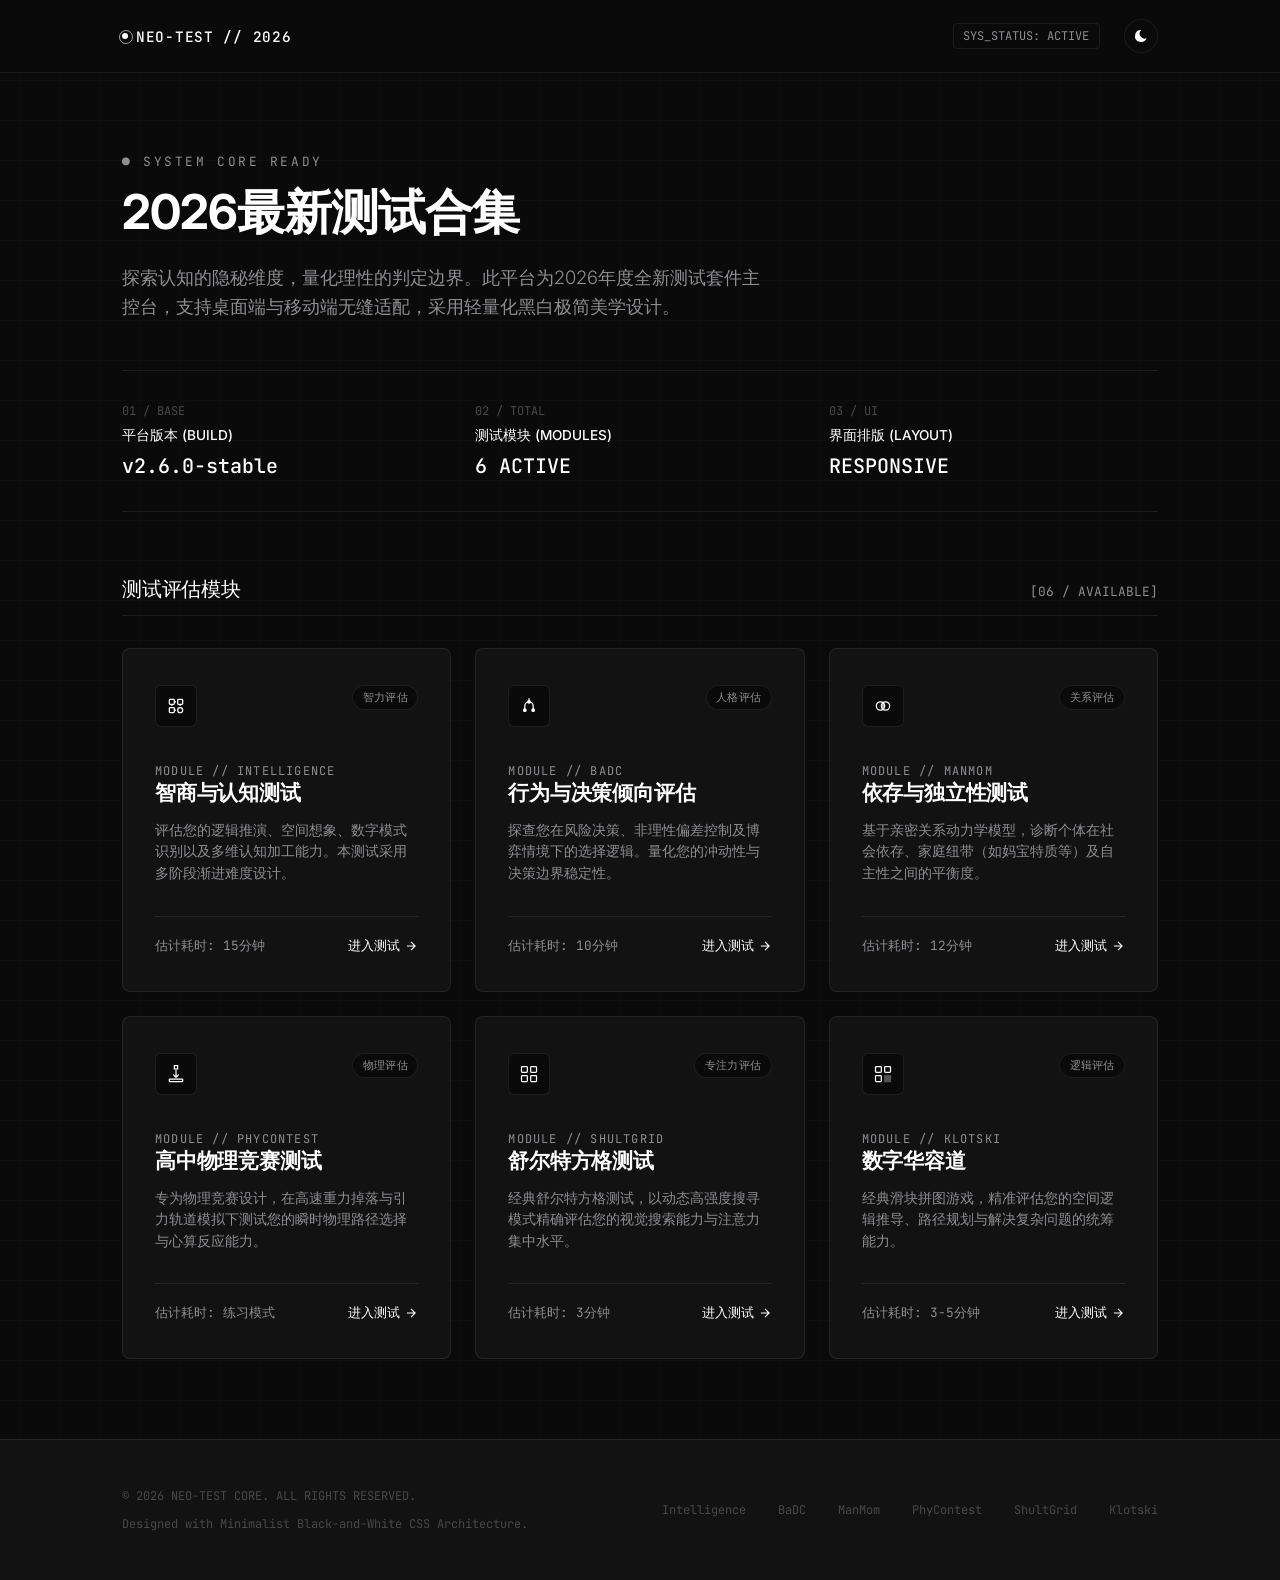
<file: index.html>
<!DOCTYPE html>
<html lang="zh-CN" data-theme="dark">
<head>
  <meta charset="UTF-8">
  <meta name="viewport" content="width=device-width, initial-scale=1.0">
  
  <!-- Primary SEO Meta Tags -->
  <title>2026最新测试合集</title>
  <meta name="title" content="2026最新测试合集 | 极简测试中心">
  <meta name="description" content="2026年最新测试合集，包含认知能力(Intelligence)、行为决策(BaDC)和人际依存度(ManMom)的专业评估平台。支持移动端与桌面端完美适配。">
  
  <!-- Fonts -->
  <link rel="preconnect" href="https://fonts.googleapis.com">
  <link rel="preconnect" href="https://fonts.gstatic.com" crossorigin>
  <link href="https://fonts.googleapis.com/css2?family=Inter:wght@300;400;500;600;700&family=JetBrains+Mono:wght@400;500&display=swap" rel="stylesheet">
  
  <!-- Main Stylesheet -->
  <link rel="stylesheet" href="index.css">
</head>
<body>

  <!-- Header -->
  <header class="site-header">
    <div class="container header-inner">
      <a href="#" class="logo" id="headerLogo">
        <span class="status-dot"></span>
        <span>NEO-TEST // 2026</span>
      </a>
      
      <div class="header-controls">
        <span class="system-status" id="systemStatus">SYS_STATUS: ACTIVE</span>
        <button class="theme-toggle" id="themeToggleBtn" aria-label="切换主题" title="切换黑白主题">
          <!-- Moon Icon (Default in Dark Mode) -->
          <svg id="themeIcon" xmlns="http://www.w3.org/2000/svg" viewBox="0 0 24 24">
            <path d="M12 3c.132 0 .263 0 .393.007a7.5 7.5 0 0 0 7.92 12.446A9 9 0 1 1 12 2.992z"/>
          </svg>
        </button>
      </div>
    </div>
  </header>

  <!-- Main Content -->
  <main class="container">
    
    <!-- Hero Banner -->
    <section class="hero">
      <div class="hero-tagline">
        <span>● SYSTEM CORE READY</span>
      </div>
      <h1 id="mainTitle">2026最新测试合集</h1>
      <p id="mainDescription">
        探索认知的隐秘维度，量化理性的判定边界。此平台为2026年度全新测试套件主控台，支持桌面端与移动端无缝适配，采用轻量化黑白极简美学设计。
      </p>
    </section>

    <!-- Metrics Row -->
    <section class="metrics-row" id="metricsPanel">
      <div class="metric-item">
        <span class="metric-num">01 / BASE</span>
        <span class="metric-label">平台版本 (BUILD)</span>
        <span class="metric-val">v2.6.0-stable</span>
      </div>
      <div class="metric-item">
        <span class="metric-num">02 / TOTAL</span>
        <span class="metric-label">测试模块 (MODULES)</span>
        <span class="metric-val">6 ACTIVE</span>
      </div>
      <div class="metric-item">
        <span class="metric-num">03 / UI</span>
        <span class="metric-label">界面排版 (LAYOUT)</span>
        <span class="metric-val">RESPONSIVE</span>
      </div>
    </section>

    <!-- Test List Section -->
    <section class="test-selection">
      <div class="section-title-bar">
        <h2>测试评估模块</h2>
        <span class="count">[06 / AVAILABLE]</span>
      </div>

      <div class="test-grid" id="testGrid">
        
        <!-- Card 1: Intelligence -->
        <a href="./Intelligence/index.html" class="test-card" id="cardIntelligence">
          <div class="card-header">
            <div class="card-icon">
              <!-- Network / Geometry Icon -->
              <svg viewBox="0 0 24 24">
                <rect x="4" y="4" width="6" height="6" rx="1" stroke="currentColor" fill="none"/>
                <rect x="14" y="4" width="6" height="6" rx="1" stroke="currentColor" fill="none"/>
                <rect x="4" y="14" width="6" height="6" rx="1" stroke="currentColor" fill="none"/>
                <circle cx="17" cy="17" r="3" stroke="currentColor" fill="none"/>
                <path d="M10 7h4M7 10v4M17 10v4M10 17h4" stroke="currentColor" stroke-dasharray="2 2"/>
              </svg>
            </div>
            <span class="badge">智力评估</span>
          </div>
          <div class="card-body">
            <span class="card-abbr">MODULE // INTELLIGENCE</span>
            <h3>智商与认知测试</h3>
            <p>评估您的逻辑推演、空间想象、数字模式识别以及多维认知加工能力。本测试采用多阶段渐进难度设计。</p>
          </div>
          <div class="card-footer">
            <div class="card-meta-info">
              <span>估计耗时: 15分钟</span>
            </div>
            <span class="action-link">
              进入测试
              <svg fill="none" viewBox="0 0 24 24"><path d="M5 12h14M12 5l7 7-7 7" stroke="currentColor"/></svg>
            </span>
          </div>
        </a>

        <!-- Card 2: BaDC -->
        <a href="./BaDC/index.html" class="test-card" id="cardBaDC">
          <div class="card-header">
            <div class="card-icon">
              <!-- Decision Branching Icon -->
              <svg viewBox="0 0 24 24">
                <path d="M12 3v4M12 7c-2.76 0-5 2.24-5 5v5m10 0v-5c0-2.76-2.24-5-5-5" stroke="currentColor" stroke-linecap="round" fill="none"/>
                <circle cx="12" cy="7" r="1.5" fill="currentColor"/>
                <circle cx="7" cy="17" r="1.5" fill="currentColor"/>
                <circle cx="17" cy="17" r="1.5" fill="currentColor"/>
              </svg>
            </div>
            <span class="badge">人格评估</span>
          </div>
          <div class="card-body">
            <span class="card-abbr">MODULE // BADC</span>
            <h3>行为与决策倾向评估</h3>
            <p>探查您在风险决策、非理性偏差控制及博弈情境下的选择逻辑。量化您的冲动性与决策边界稳定性。</p>
          </div>
          <div class="card-footer">
            <div class="card-meta-info">
              <span>估计耗时: 10分钟</span>
            </div>
            <span class="action-link">
              进入测试
              <svg fill="none" viewBox="0 0 24 24"><path d="M5 12h14M12 5l7 7-7 7" stroke="currentColor"/></svg>
            </span>
          </div>
        </a>

        <!-- Card 3: ManMom -->
        <a href="./ManMom/index.html" class="test-card" id="cardManMom">
          <div class="card-header">
            <div class="card-icon">
              <!-- Balance Circles Icon -->
              <svg viewBox="0 0 24 24">
                <circle cx="9" cy="12" r="5" stroke="currentColor" fill="none"/>
                <circle cx="15" cy="12" r="5" stroke="currentColor" fill="none"/>
                <path d="M12 9v6" stroke="currentColor" stroke-linecap="round"/>
              </svg>
            </div>
            <span class="badge">关系评估</span>
          </div>
          <div class="card-body">
            <span class="card-abbr">MODULE // MANMOM</span>
            <h3>依存与独立性测试</h3>
            <p>基于亲密关系动力学模型，诊断个体在社会依存、家庭纽带（如妈宝特质等）及自主性之间的平衡度。</p>
          </div>
          <div class="card-footer">
            <div class="card-meta-info">
              <span>估计耗时: 12分钟</span>
            </div>
            <span class="action-link">
              进入测试
              <svg fill="none" viewBox="0 0 24 24"><path d="M5 12h14M12 5l7 7-7 7" stroke="currentColor"/></svg>
            </span>
          </div>
        </a>

        <!-- Card 4: PhyContest -->
        <a href="./PhyContest/index.html" class="test-card" id="cardPhyContest">
          <div class="card-header">
            <div class="card-icon">
              <!-- Gravity / Falling block icon -->
              <svg viewBox="0 0 24 24">
                <rect x="10" y="2" width="4" height="4" stroke="currentColor" fill="none"/>
                <path d="M12 8v8M9 13l3 3 3-3" stroke="currentColor" stroke-linecap="round" stroke-linejoin="round"/>
                <rect x="4" y="18" width="16" height="3" rx="0.5" stroke="currentColor" fill="none"/>
              </svg>
            </div>
            <span class="badge">物理评估</span>
          </div>
          <div class="card-body">
            <span class="card-abbr">MODULE // PHYCONTEST</span>
            <h3>高中物理竞赛测试</h3>
            <p>专为物理竞赛设计，在高速重力掉落与引力轨道模拟下测试您的瞬时物理路径选择与心算反应能力。</p>
          </div>
          <div class="card-footer">
            <div class="card-meta-info">
              <span>估计耗时: 练习模式</span>
            </div>
            <span class="action-link">
              进入测试
              <svg fill="none" viewBox="0 0 24 24"><path d="M5 12h14M12 5l7 7-7 7" stroke="currentColor"/></svg>
            </span>
          </div>
        </a>

        <!-- Card 5: ShultGrid -->
        <a href="./ShultGrid/index.html" class="test-card" id="cardShultGrid">
          <div class="card-header">
            <div class="card-icon">
              <!-- Grid Icon -->
              <svg viewBox="0 0 24 24">
                <rect x="3" y="3" width="7" height="7" rx="1" stroke="currentColor" fill="none"/>
                <rect x="14" y="3" width="7" height="7" rx="1" stroke="currentColor" fill="none"/>
                <rect x="3" y="14" width="7" height="7" rx="1" stroke="currentColor" fill="none"/>
                <rect x="14" y="14" width="7" height="7" rx="1" stroke="currentColor" fill="none"/>
              </svg>
            </div>
            <span class="badge">专注力评估</span>
          </div>
          <div class="card-body">
            <span class="card-abbr">MODULE // SHULTGRID</span>
            <h3>舒尔特方格测试</h3>
            <p>经典舒尔特方格测试，以动态高强度搜寻模式精确评估您的视觉搜索能力与注意力集中水平。</p>
          </div>
          <div class="card-footer">
            <div class="card-meta-info">
              <span>估计耗时: 3分钟</span>
            </div>
            <span class="action-link">
              进入测试
              <svg fill="none" viewBox="0 0 24 24"><path d="M5 12h14M12 5l7 7-7 7" stroke="currentColor"/></svg>
            </span>
          </div>
        </a>

        <!-- Card 6: Klotski -->
        <a href="./Klotski/index.html" class="test-card" id="cardKlotski">
          <div class="card-header">
            <div class="card-icon">
              <!-- Grid Layout Icon -->
              <svg viewBox="0 0 24 24">
                <rect x="3" y="3" width="7" height="7" rx="1" stroke="currentColor" fill="none"/>
                <rect x="14" y="3" width="7" height="7" rx="1" stroke="currentColor" fill="none"/>
                <rect x="3" y="14" width="7" height="7" rx="1" stroke="currentColor" fill="none"/>
                <path d="M14 14h7v7h-7z" fill="currentColor" opacity="0.3"/>
              </svg>
            </div>
            <span class="badge">逻辑评估</span>
          </div>
          <div class="card-body">
            <span class="card-abbr">MODULE // KLOTSKI</span>
            <h3>数字华容道</h3>
            <p>经典滑块拼图游戏，精准评估您的空间逻辑推导、路径规划与解决复杂问题的统筹能力。</p>
          </div>
          <div class="card-footer">
            <div class="card-meta-info">
              <span>估计耗时: 3-5分钟</span>
            </div>
            <span class="action-link">
              进入测试
              <svg fill="none" viewBox="0 0 24 24"><path d="M5 12h14M12 5l7 7-7 7" stroke="currentColor"/></svg>
            </span>
          </div>
        </a>

      </div>
    </section>

  </main>

  <!-- Footer -->
  <footer class="site-footer">
    <div class="container footer-inner">
      <div class="footer-left">
        <div>&copy; 2026 NEO-TEST CORE. ALL RIGHTS RESERVED.</div>
        <div style="color: var(--text-tertiary); margin-top: 0.25rem;">Designed with Minimalist Black-and-White CSS Architecture.</div>
      </div>
      <div class="footer-right">
        <a href="./Intelligence/index.html" class="footer-link">Intelligence</a>
        <a href="./BaDC/index.html" class="footer-link">BaDC</a>
        <a href="./ManMom/index.html" class="footer-link">ManMom</a>
        <a href="./PhyContest/index.html" class="footer-link">PhyContest</a>
        <a href="./ShultGrid/index.html" class="footer-link">ShultGrid</a>
        <a href="./Klotski/index.html" class="footer-link">Klotski</a>
      </div>
    </div>
  </footer>

  <!-- Theme Toggle & Console Script -->
  <script>
    // Theme Toggle Handler
    const htmlEl = document.documentElement;
    const themeBtn = document.getElementById('themeToggleBtn');
    const themeIcon = document.getElementById('themeIcon');
    
    // SVG Icons for Light/Dark
    const darkIconPath = "M12 3c.132 0 .263 0 .393.007a7.5 7.5 0 0 0 7.92 12.446A9 9 0 1 1 12 2.992z";
    const lightIconPath = "M12 18a6 6 0 1 1 0-12 6 6 0 0 1 0 12zm0-2a4 4 0 1 0 0-8 4 4 0 0 0 0 8zM11 1h2v3h-2V1zm0 19h2v3h-2v-3zM3.515 4.929l1.414-1.414 2.122 2.122-1.414 1.414-2.122-2.122zm14.142 14.142l1.414-1.414 2.122 2.122-1.414 1.414-2.122-2.122zM1 11h3v2H1v-2zm19 0h3v2h-3v-2zM3.515 19.071l2.122-2.122 1.414 1.414-2.122 2.122-1.414-1.414zm14.142-14.142l2.122-2.122 1.414 1.414-2.122 2.122-1.414-1.414z";

    // Set theme on load
    const savedTheme = localStorage.getItem('theme') || 'dark';
    htmlEl.setAttribute('data-theme', savedTheme);
    updateThemeIcon(savedTheme);

    themeBtn.addEventListener('click', () => {
      const currentTheme = htmlEl.getAttribute('data-theme');
      const newTheme = currentTheme === 'dark' ? 'light' : 'dark';
      
      htmlEl.setAttribute('data-theme', newTheme);
      localStorage.setItem('theme', newTheme);
      updateThemeIcon(newTheme);
    });

    function updateThemeIcon(theme) {
      if (theme === 'dark') {
        themeIcon.setAttribute('viewBox', '0 0 24 24');
        themeIcon.innerHTML = `<path d="${darkIconPath}"/>`;
      } else {
        themeIcon.setAttribute('viewBox', '0 0 24 24');
        themeIcon.innerHTML = `<path d="${lightIconPath}"/>`;
      }
    }
  </script>
</body>
</html>
</file>
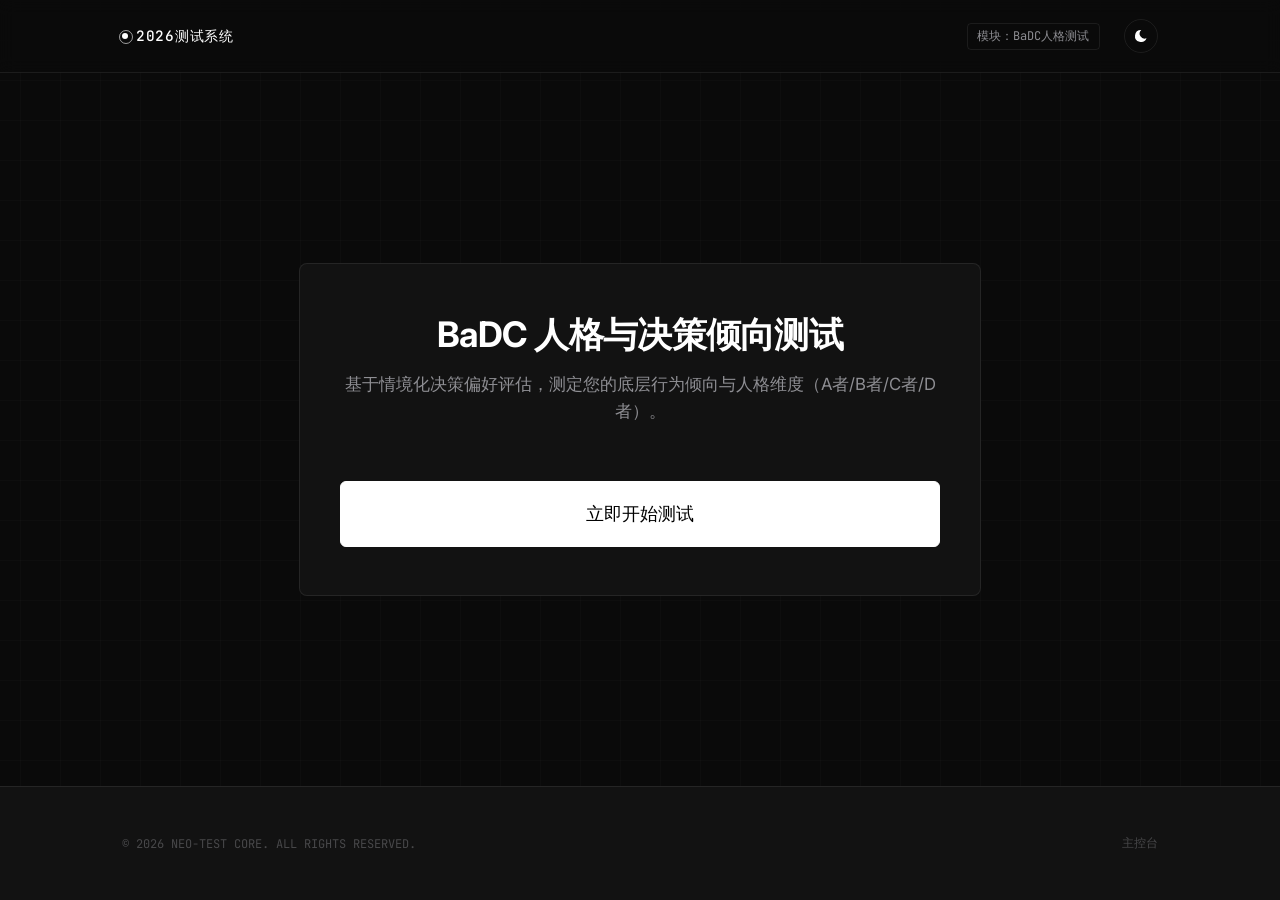
<file: BaDC/index.html>
<!DOCTYPE html>
<html lang="zh-CN" data-theme="dark">
<head>
  <meta charset="UTF-8">
  <meta name="viewport" content="width=device-width, initial-scale=1.0">
  
  <title>BaDC人格与决策倾向测试 - 2026测试系统</title>
  <meta name="description" content="基于情境化抉择偏好，量化测定您的底层人格类型（A者/B者/C者/D者）。采用自适应响应式设计。">
  
  <!-- Fonts -->
  <link rel="preconnect" href="https://fonts.googleapis.com">
  <link rel="preconnect" href="https://fonts.gstatic.com" crossorigin>
  <link href="https://fonts.googleapis.com/css2?family=Inter:wght@300;400;500;600;700&family=JetBrains+Mono:wght@400;500&display=swap" rel="stylesheet">
  
  <!-- Shared Stylesheet -->
  <link rel="stylesheet" href="../index.css">
  
  <!-- Module Specific Styles -->
  <style>
    .module-wrapper {
      max-width: 800px;
      margin: 4rem auto;
      padding: 0 1.5rem;
    }
    
    .panel {
      background-color: var(--bg-secondary);
      border: 1px solid var(--border);
      border-radius: 8px;
      padding: 3rem 2.5rem;
      box-shadow: var(--shadow);
      transition: var(--transition-smooth);
    }
    
    /* Step 1: Welcome */
    .intro-header {
      text-align: center;
      margin-bottom: 2.5rem;
    }
    .intro-header h1 {
      font-size: 2.2rem;
      font-weight: 700;
      letter-spacing: -0.02em;
      margin-bottom: 0.75rem;
    }
    .intro-header p {
      color: var(--text-secondary);
      font-size: 1.05rem;
      line-height: 1.6;
      max-width: 600px;
      margin: 0 auto;
    }
    .intro-features {
      display: grid;
      grid-template-columns: 1fr 1fr;
      gap: 1.5rem;
      margin-bottom: 3rem;
    }
    .feature-card {
      border: 1px solid var(--border);
      border-radius: 6px;
      padding: 1.5rem;
      background-color: var(--bg-primary);
    }
    .feature-card h3 {
      font-family: var(--font-mono);
      font-size: 0.9rem;
      margin-bottom: 0.5rem;
      color: var(--text-primary);
    }
    .feature-card p {
      font-size: 0.85rem;
      color: var(--text-secondary);
      line-height: 1.5;
    }
    
    /* Step 2: Testing Interface */
    .test-progress-bar {
      width: 100%;
      height: 4px;
      background-color: var(--bg-tertiary);
      border-radius: 2px;
      margin-bottom: 2.5rem;
      overflow: hidden;
      position: relative;
    }
    .progress-fill {
      height: 100%;
      background-color: var(--text-primary);
      width: 0%;
      transition: width 0.4s ease;
    }
    .test-stats-row {
      display: flex;
      justify-content: space-between;
      font-family: var(--font-mono);
      font-size: 0.75rem;
      color: var(--text-secondary);
      margin-bottom: 1.5rem;
    }
    .question-box {
      margin-bottom: 2.5rem;
    }
    .question-label {
      font-family: var(--font-mono);
      font-size: 0.8rem;
      letter-spacing: 0.15em;
      color: var(--text-secondary);
      text-transform: uppercase;
      margin-bottom: 1rem;
    }
    .question-text {
      font-size: 1.6rem;
      font-weight: 600;
      line-height: 1.4;
      color: var(--text-primary);
    }
    
    /* Options stack */
    .options-stack {
      display: flex;
      flex-direction: column;
      gap: 1rem;
      margin-bottom: 1rem;
    }
    .option-card {
      border: 1px solid var(--border);
      background-color: var(--bg-primary);
      border-radius: 6px;
      padding: 1.25rem 1.5rem;
      display: flex;
      align-items: center;
      gap: 1.25rem;
      cursor: pointer;
      text-align: left;
      transition: var(--transition-fast);
      user-select: none;
    }
    .option-card:hover {
      border-color: var(--border-hover);
      transform: translateX(4px);
    }
    .option-badge {
      width: 28px;
      height: 28px;
      border: 1px solid var(--border);
      border-radius: 4px;
      display: flex;
      align-items: center;
      justify-content: center;
      font-family: var(--font-mono);
      font-size: 0.85rem;
      font-weight: 500;
      color: var(--text-secondary);
      background-color: var(--bg-secondary);
      transition: var(--transition-fast);
    }
    .option-card:hover .option-badge {
      border-color: var(--text-primary);
      background-color: var(--text-primary);
      color: var(--accent-inverse);
    }
    .option-text {
      font-size: 0.95rem;
      line-height: 1.5;
      color: var(--text-primary);
    }
    
    /* Step 3: Result dashboard */
    .result-score-container {
      text-align: center;
      margin-bottom: 3rem;
      border-bottom: 1px solid var(--border);
      padding-bottom: 2.5rem;
    }
    .result-score-label {
      font-family: var(--font-mono);
      font-size: 0.85rem;
      letter-spacing: 0.1em;
      color: var(--text-secondary);
      margin-bottom: 0.5rem;
    }
    .result-score-val {
      font-size: 5rem;
      font-weight: 700;
      line-height: 1;
      letter-spacing: -0.02em;
      margin-bottom: 1.25rem;
      color: var(--text-primary);
      text-shadow: var(--glow);
    }
    .result-class-badge {
      display: inline-block;
      border: 1px solid var(--text-primary);
      padding: 0.35rem 1rem;
      border-radius: 100px;
      font-size: 0.9rem;
      font-weight: 600;
      margin-bottom: 1.5rem;
    }
    .result-class-desc {
      color: var(--text-secondary);
      font-size: 1.05rem;
      line-height: 1.6;
      max-width: 550px;
      margin: 0 auto;
    }
    
    /* Profile Breakdown Bar list */
    .breakdown-section {
      margin: 3rem 0;
      border-top: 1px dashed var(--border);
      padding-top: 2.5rem;
    }
    .breakdown-title {
      font-family: var(--font-mono);
      font-size: 0.9rem;
      margin-bottom: 1.5rem;
      color: var(--text-primary);
      text-align: center;
    }
    .breakdown-list {
      display: flex;
      flex-direction: column;
      gap: 1.25rem;
    }
    .breakdown-item {
      display: flex;
      align-items: center;
      gap: 1.5rem;
    }
    .breakdown-label {
      width: 140px;
      font-weight: 500;
      font-size: 0.9rem;
      color: var(--text-secondary);
      display: flex;
      justify-content: space-between;
    }
    .breakdown-label.active {
      color: var(--text-primary);
      font-weight: 600;
    }
    .breakdown-track {
      flex: 1;
      height: 12px;
      background-color: var(--bg-primary);
      border: 1px solid var(--border);
      border-radius: 3px;
      overflow: hidden;
      position: relative;
    }
    .breakdown-fill {
      height: 100%;
      background-color: var(--text-tertiary);
      width: 0%;
      transition: width 1s cubic-bezier(0.16, 1, 0.3, 1);
    }
    .breakdown-item.active .breakdown-fill {
      background-color: var(--text-primary);
    }
    .breakdown-val {
      width: 45px;
      text-align: right;
      font-family: var(--font-mono);
      font-size: 0.85rem;
      color: var(--text-secondary);
    }
    .breakdown-item.active .breakdown-val {
      color: var(--text-primary);
      font-weight: 600;
    }
    
    /* Views State Management */
    .view-step {
      display: none;
    }
    .view-step.active {
      display: block;
    }
    
    /* Responsive styling */
    @media (max-width: 600px) {
      .module-wrapper {
        margin: 2rem auto;
      }
      .panel {
        padding: 2rem 1.5rem;
      }
      .intro-features {
        grid-template-columns: 1fr;
        gap: 1rem;
      }
      .question-text {
        font-size: 1.4rem;
      }
      .option-card {
        padding: 1rem;
        gap: 1rem;
      }
      .breakdown-item {
        gap: 0.75rem;
      }
      .breakdown-label {
        width: 110px;
        font-size: 0.85rem;
      }
    }
  </style>
</head>
<body>

  <!-- Header -->
  <header class="site-header">
    <div class="container header-inner">
      <a href="../index.html" class="logo">
        <span class="status-dot"></span>
        <span>2026测试系统</span>
      </a>
      <div class="header-controls">
        <span class="system-status">模块：BaDC人格测试</span>
        <button class="theme-toggle" id="themeToggleBtn" aria-label="切换主题" title="切换黑白主题">
          <svg id="themeIcon" xmlns="http://www.w3.org/2000/svg" viewBox="0 0 24 24">
            <path d="M12 3c.132 0 .263 0 .393.007a7.5 7.5 0 0 0 7.92 12.446A9 9 0 1 1 12 2.992z"/>
          </svg>
        </button>
      </div>
    </div>
  </header>

  <!-- Main Container -->
  <main class="module-wrapper">
    <div class="panel">
      
      <!-- STEP 1: WELCOME SCREEN -->
      <div id="viewWelcome" class="view-step active">
        <div class="intro-header" style="margin-bottom: 3.5rem;">
          <h1>BaDC 人格与决策倾向测试</h1>
          <p>基于情境化决策偏好评估，测定您的底层行为倾向与人格维度（A者/B者/C者/D者）。</p>
        </div>
        
        <button class="btn btn-primary" style="width: 100%;" onclick="startTest()">立即开始测试</button>
      </div>

      <!-- STEP 2: ACTIVE TESTING SCREEN -->
      <div id="viewTesting" class="view-step">
        <div class="test-progress-bar">
          <div id="progressFill" class="progress-fill"></div>
        </div>
        
        <div class="test-stats-row">
          <div>当前进度: <span id="lblQuestionIndex" class="history-val-highlight">0 / 0</span></div>
          <div id="lblProgressPercent">0%</div>
        </div>
        
        <div class="question-box">
          <div class="question-label" id="lblQuestionCode">NODE: BADC_Q_01</div>
          <div class="question-text" id="lblQuestionText">正在加载题目内容...</div>
        </div>
        
        <div class="options-stack" id="optionsStack">
          <!-- Options will be populated dynamically -->
        </div>
      </div>

      <!-- STEP 3: RESULTS SCREEN -->
      <div id="viewResults" class="view-step">
        <div class="result-score-container">
          <div class="result-score-label">您的人格维度判定结果</div>
          <div class="result-score-val" id="resType">A者</div>
          <div class="result-class-badge" id="resTitleBadge">冒险探求者</div>
          <div class="result-class-desc" id="resDesc">
            您拥有极高的风险耐受度与探索欲。
          </div>
        </div>

        <!-- Progress Bars Breakdown -->
        <div class="breakdown-section">
          <h3 class="breakdown-title">您的认知倾向维度分布 (Tendency Profile)</h3>
          <div class="breakdown-list">
            
            <div class="breakdown-item" id="breakdownA">
              <span class="breakdown-label">A者 </span>
              <div class="breakdown-track"><div class="breakdown-fill"></div></div>
              <span class="breakdown-val">0%</span>
            </div>
            
            <div class="breakdown-item" id="breakdownB">
              <span class="breakdown-label">B者 </span>
              <div class="breakdown-track"><div class="breakdown-fill"></div></div>
              <span class="breakdown-val">0%</span>
            </div>
            
            <div class="breakdown-item" id="breakdownC">
              <span class="breakdown-label">C者 </span>
              <div class="breakdown-track"><div class="breakdown-fill"></div></div>
              <span class="breakdown-val">0%</span>
            </div>
            
            <div class="breakdown-item" id="breakdownD">
              <span class="breakdown-label">D者 </span>
              <div class="breakdown-track"><div class="breakdown-fill"></div></div>
              <span class="breakdown-val">0%</span>
            </div>

          </div>
        </div>
        
        <div style="margin-top: 3rem; display: flex; gap: 1rem;">
          <button class="btn btn-primary" style="flex: 1;" onclick="restartTest()">重新测试</button>
          <a href="../index.html" class="btn" style="flex: 1; text-decoration: none;">返回主页面</a>
        </div>
      </div>

    </div>
  </main>

  <!-- Footer -->
  <footer class="site-footer">
    <div class="container footer-inner">
      <div class="footer-left">
        <div>&copy; 2026 NEO-TEST CORE. ALL RIGHTS RESERVED.</div>
      </div>
      <div class="footer-right">
        <a href="../index.html" class="footer-link">主控台</a>
      </div>
    </div>
  </footer>

  <!-- Load Engine and Local Script -->
  <script src="engine.js"></script>
  <script>
    // Instantiate test engine
    const engine = new BaDCEngine();

    // Theme Toggle Handler
    const htmlEl = document.documentElement;
    const themeBtn = document.getElementById('themeToggleBtn');
    const themeIcon = document.getElementById('themeIcon');
    
    const darkIconPath = "M12 3c.132 0 .263 0 .393.007a7.5 7.5 0 0 0 7.92 12.446A9 9 0 1 1 12 2.992z";
    const lightIconPath = "M12 18a6 6 0 1 1 0-12 6 6 0 0 1 0 12zm0-2a4 4 0 1 0 0-8 4 4 0 0 0 0 8zM11 1h2v3h-2V1zm0 19h2v3h-2v-3zM3.515 4.929l1.414-1.414 2.122 2.122-1.414 1.414-2.122-2.122zm14.142 14.142l1.414-1.414 2.122 2.122-1.414 1.414-2.122-2.122zM1 11h3v2H1v-2zm19 0h3v2h-3v-2zM3.515 19.071l2.122-2.122 1.414 1.414-2.122 2.122-1.414-1.414zm14.142-14.142l2.122-2.122 1.414 1.414-2.122 2.122-1.414-1.414z";

    const savedTheme = localStorage.getItem('theme') || 'dark';
    htmlEl.setAttribute('data-theme', savedTheme);
    updateThemeIcon(savedTheme);

    themeBtn.addEventListener('click', () => {
      const currentTheme = htmlEl.getAttribute('data-theme');
      const newTheme = currentTheme === 'dark' ? 'light' : 'dark';
      
      htmlEl.setAttribute('data-theme', newTheme);
      localStorage.setItem('theme', newTheme);
      updateThemeIcon(newTheme);
    });

    function updateThemeIcon(theme) {
      if (theme === 'dark') {
        themeIcon.setAttribute('viewBox', '0 0 24 24');
        themeIcon.innerHTML = `<path d="${darkIconPath}"/>`;
      } else {
        themeIcon.setAttribute('viewBox', '0 0 24 24');
        themeIcon.innerHTML = `<path d="${lightIconPath}"/>`;
      }
    }

    // Step View Transition Manager
    function showView(viewId) {
      document.querySelectorAll('.view-step').forEach(v => v.classList.remove('active'));
      document.getElementById(viewId).classList.add('active');
    }

    // Start Test
    async function startTest() {
      // Initialize questions async (fetch or fallback)
      await engine.initialize();
      showView('viewTesting');
      updateTestingView();
    }

    // Option selection
    function selectOption(optionType) {
      engine.submitAnswer(optionType);
      
      setTimeout(() => {
        if (engine.isFinished) {
          showResults();
        } else {
          updateTestingView();
        }
      }, 250);
    }

    // Update Question Card UI
    function updateTestingView() {
      const q = engine.getCurrentQuestion();
      if (!q) return;

      const total = engine.questions.length;
      const currentNum = engine.currentIndex + 1;
      
      // Progress numbers
      document.getElementById('lblQuestionIndex').textContent = `${currentNum} / ${total}`;
      
      const percent = Math.round(((currentNum - 1) / total) * 100);
      document.getElementById('lblProgressPercent').textContent = `${percent}%`;
      document.getElementById('progressFill').style.width = `${percent}%`;

      // Question metadata
      document.getElementById('lblQuestionCode').textContent = `NODE: BADC_Q_${currentNum.toString().padStart(2, '0')}`;
      document.getElementById('lblQuestionText').textContent = q.question;

      // Populate options stack
      const stack = document.getElementById('optionsStack');
      stack.innerHTML = '';

      q.options.forEach(opt => {
        const card = document.createElement('div');
        card.className = 'option-card';
        card.onclick = () => selectOption(opt.type);

        const badge = document.createElement('div');
        badge.className = 'option-badge';
        badge.textContent = opt.type;

        const text = document.createElement('div');
        text.className = 'option-text';
        text.textContent = opt.text;

        card.appendChild(badge);
        card.appendChild(text);
        stack.appendChild(card);
      });
    }

    // Show results
    function showResults() {
      showView('viewResults');
      
      const report = engine.getPersonalityProfile();
      if (!report) return;

      document.getElementById('resType').textContent = report.type + '者';
      document.getElementById('resTitleBadge').textContent = report.profile.title.split(' (')[0];
      document.getElementById('resDesc').textContent = report.profile.desc;

      // Populate progress bars
      const types = ['A', 'B', 'C', 'D'];
      types.forEach(t => {
        const row = document.getElementById(`breakdown${t}`);
        const fill = row.querySelector('.breakdown-fill');
        const valText = row.querySelector('.breakdown-val');
        const label = row.querySelector('.breakdown-label');
        
        const percent = report.percentages[t];
        valText.textContent = `${percent}%`;
        fill.style.width = `${percent}%`;
        
        // Highlight the dominant profile row
        if (t === report.type) {
          row.classList.add('active');
        } else {
          row.classList.remove('active');
        }
      });
    }

    // Restart Test
    function restartTest() {
      engine.reset();
      showView('viewWelcome');
    }

  </script>
</body>
</html>
</file>
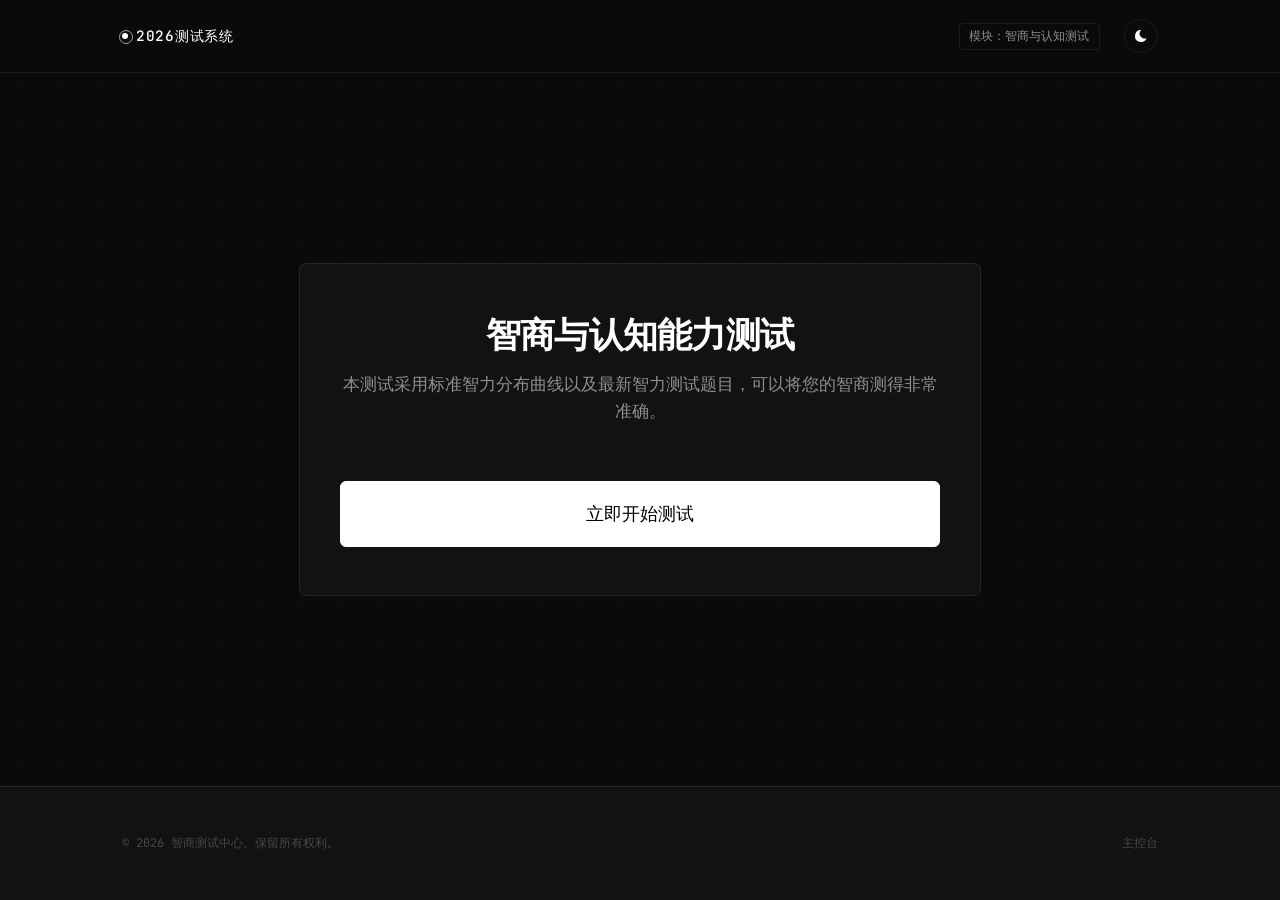
<file: Intelligence/index.html>
<!DOCTYPE html>
<html lang="zh-CN" data-theme="dark">
<head>
  <meta charset="UTF-8">
  <meta name="viewport" content="width=device-width, initial-scale=1.0">
  
  <title>智商与认知测试 - 2026测试系统</title>
  <meta name="description" content="本测试采用标准智力分布曲线以及最新智力测试题目，可以将您的智商测得非常准确。">
  
  <!-- Fonts -->
  <link rel="preconnect" href="https://fonts.googleapis.com">
  <link rel="preconnect" href="https://fonts.gstatic.com" crossorigin>
  <link href="https://fonts.googleapis.com/css2?family=Inter:wght@300;400;500;600;700&family=JetBrains+Mono:wght@400;500&display=swap" rel="stylesheet">
  
  <!-- Shared Stylesheet -->
  <link rel="stylesheet" href="../index.css">
  
  <!-- Module Specific Styles -->
  <style>
    .module-wrapper {
      max-width: 800px;
      margin: 4rem auto;
      padding: 0 1.5rem;
    }
    
    .panel {
      background-color: var(--bg-secondary);
      border: 1px solid var(--border);
      border-radius: 8px;
      padding: 3rem 2.5rem;
      box-shadow: var(--shadow);
      transition: var(--transition-smooth);
    }
    
    /* Step 1: Welcome */
    .intro-header {
      text-align: center;
      margin-bottom: 2.5rem;
    }
    .intro-header h1 {
      font-size: 2.2rem;
      font-weight: 700;
      letter-spacing: -0.02em;
      margin-bottom: 0.75rem;
    }
    .intro-header p {
      color: var(--text-secondary);
      font-size: 1.05rem;
      line-height: 1.6;
      max-width: 600px;
      margin: 0 auto;
    }
    .intro-features {
      display: grid;
      grid-template-columns: 1fr 1fr;
      gap: 1.5rem;
      margin-bottom: 3rem;
    }
    .feature-card {
      border: 1px solid var(--border);
      border-radius: 6px;
      padding: 1.5rem;
      background-color: var(--bg-primary);
    }
    .feature-card h3 {
      font-family: var(--font-mono);
      font-size: 0.9rem;
      margin-bottom: 0.5rem;
      color: var(--text-primary);
    }
    .feature-card p {
      font-size: 0.85rem;
      color: var(--text-secondary);
      line-height: 1.5;
    }
    
    /* Step 2: Testing Interface */
    .test-progress-bar {
      width: 100%;
      height: 4px;
      background-color: var(--bg-tertiary);
      border-radius: 2px;
      margin-bottom: 2.5rem;
      overflow: hidden;
      position: relative;
    }
    .progress-fill {
      height: 100%;
      background-color: var(--text-primary);
      width: 0%;
      transition: width 0.4s ease;
    }
    .test-stats-row {
      display: flex;
      justify-content: space-between;
      font-family: var(--font-mono);
      font-size: 0.75rem;
      color: var(--text-secondary);
      margin-bottom: 1.5rem;
    }
    .question-box {
      min-height: 150px;
      display: flex;
      flex-direction: column;
      justify-content: center;
      align-items: center;
      text-align: center;
      margin-bottom: 3rem;
    }
    .question-label {
      font-family: var(--font-mono);
      font-size: 0.8rem;
      letter-spacing: 0.15em;
      color: var(--text-secondary);
      text-transform: uppercase;
      margin-bottom: 1rem;
    }
    .question-text {
      font-size: 2rem;
      font-weight: 600;
      letter-spacing: -0.01em;
      color: var(--text-primary);
    }
    .actions-row {
      display: grid;
      grid-template-columns: 1fr 1fr;
      gap: 1.5rem;
      margin-bottom: 3rem;
    }
    
    /* Step 3: Result dashboard */
    .result-score-container {
      text-align: center;
      margin-bottom: 3rem;
      border-bottom: 1px solid var(--border);
      padding-bottom: 2.5rem;
    }
    .result-score-label {
      font-family: var(--font-mono);
      font-size: 0.85rem;
      letter-spacing: 0.1em;
      color: var(--text-secondary);
      margin-bottom: 0.5rem;
    }
    .result-score-val {
      font-size: 5.5rem;
      font-weight: 700;
      line-height: 1;
      letter-spacing: -0.03em;
      margin-bottom: 1rem;
      color: var(--text-primary);
      text-shadow: var(--glow);
    }
    .result-class-badge {
      display: inline-block;
      border: 1px solid var(--text-primary);
      padding: 0.35rem 1rem;
      border-radius: 100px;
      font-size: 0.9rem;
      font-weight: 600;
      margin-bottom: 1.5rem;
    }
    .result-class-desc {
      color: var(--text-secondary);
      font-size: 1.05rem;
      line-height: 1.6;
      max-width: 550px;
      margin: 0 auto;
    }
    .result-stats-sub {
      margin-top: 1.5rem;
      font-size: 0.95rem;
      color: var(--text-secondary);
      display: flex;
      flex-direction: column;
      gap: 0.5rem;
      align-items: center;
    }
    
    /* Normal Curve Canvas Wrapper */
    .chart-container {
      margin: 3rem 0;
      display: flex;
      flex-direction: column;
      align-items: center;
      gap: 0.75rem;
    }
    .chart-title {
      font-family: var(--font-mono);
      font-size: 0.75rem;
      color: var(--text-secondary);
    }
    #curveCanvas {
      background-color: var(--bg-primary);
      border: 1px solid var(--border);
      border-radius: 6px;
      max-width: 100%;
    }
    
    /* History breakdown list */
    .history-section {
      margin-top: 4rem;
      border-top: 1px dashed var(--border);
      padding-top: 3rem;
    }
    .history-title {
      font-family: var(--font-mono);
      font-size: 0.9rem;
      margin-bottom: 1.5rem;
      color: var(--text-primary);
    }
    .history-table {
      width: 100%;
      border-collapse: collapse;
      font-family: var(--font-mono);
      font-size: 0.8rem;
    }
    .history-table th {
      text-align: left;
      color: var(--text-secondary);
      padding: 0.75rem 1rem;
      border-bottom: 1px solid var(--border);
      font-weight: 500;
    }
    .history-table td {
      padding: 0.75rem 1rem;
      border-bottom: 1px solid var(--border);
      color: var(--text-secondary);
    }
    .history-table tr:hover td {
      color: var(--text-primary);
      background-color: var(--bg-primary);
    }
    .history-val-highlight {
      color: var(--text-primary);
      font-weight: 500;
    }
    
    /* Views State Management */
    .view-step {
      display: none;
    }
    .view-step.active {
      display: block;
    }
    
    /* Responsive styling */
    @media (max-width: 600px) {
      .module-wrapper {
        margin: 2rem auto;
      }
      .panel {
        padding: 2rem 1.5rem;
      }
      .intro-features {
        grid-template-columns: 1fr;
        gap: 1rem;
      }
      .question-text {
        font-size: 1.6rem;
      }
      .actions-row {
        grid-template-columns: 1fr;
        gap: 1rem;
      }
      .result-score-val {
        font-size: 4rem;
      }
      .history-table th:nth-child(4),
      .history-table td:nth-child(4) {
        display: none; /* Hide bounds column on mobile */
      }
    }
  </style>
</head>
<body>

  <!-- Header -->
  <header class="site-header">
    <div class="container header-inner">
      <a href="../index.html" class="logo">
        <span class="status-dot"></span>
        <span>2026测试系统</span>
      </a>
      <div class="header-controls">
        <span class="system-status">模块：智商与认知测试</span>
        <button class="theme-toggle" id="themeToggleBtn" aria-label="切换主题" title="切换黑白主题">
          <svg id="themeIcon" xmlns="http://www.w3.org/2000/svg" viewBox="0 0 24 24">
            <path d="M12 3c.132 0 .263 0 .393.007a7.5 7.5 0 0 0 7.92 12.446A9 9 0 1 1 12 2.992z"/>
          </svg>
        </button>
      </div>
    </div>
  </header>

  <!-- Main Container -->
  <main class="module-wrapper">
    <div class="panel">
      
      <!-- STEP 1: WELCOME SCREEN -->
      <div id="viewWelcome" class="view-step active">
        <div class="intro-header" style="margin-bottom: 3.5rem;">
          <h1>智商与认知能力测试</h1>
          <p>本测试采用标准智力分布曲线以及最新智力测试题目，可以将您的智商测得非常准确。</p>
        </div>
        
        <button class="btn btn-primary" style="width: 100%;" onclick="startTest()">立即开始测试</button>
      </div>

      <!-- STEP 2: ACTIVE TESTING SCREEN -->
      <div id="viewTesting" class="view-step">
        <div class="test-progress-bar">
          <div id="progressFill" class="progress-fill"></div>
        </div>
        
        <div class="test-stats-row">
          <div>当前题号: <span id="lblQuestionIndex" class="history-val-highlight">01</span></div>
          <div>当前精度: <span id="lblUncertainty" class="history-val-highlight">误差 ± 75.0</span></div>
        </div>
        
        <div class="question-box">
          <div class="question-label" id="lblQuestionCode">节点：智商_01_二分</div>
          <div class="question-text" id="lblQuestionText">你的智商是否高于 100？</div>
        </div>
        
        <div class="actions-row">
          <button class="btn btn-primary" onclick="handleResponse('yes')">是</button>
          <button class="btn" onclick="handleResponse('no')">否</button>
        </div>
      </div>

      <!-- STEP 3: RESULTS SCREEN -->
      <div id="viewResults" class="view-step">
        <div class="result-score-container">
          <div class="result-score-label">您的智力评估结果</div>
          <div class="result-score-val" id="resIQ">100</div>
          <div class="result-class-badge" id="resClassBadge">一般人</div>
          <div class="result-class-desc" id="resClassDesc">
            您的脑力推理表现处于标准分布的核心区间。
          </div>
          
          <!-- Modern Statistics Output -->
          <div class="result-stats-sub">
            <div>超越了全球 <span id="resPercentile" style="color: var(--text-primary); font-weight: 500;">50.00%</span> 的人口</div>
            <div id="resRarity" style="font-size: 0.85rem; color: var(--text-tertiary);">相当于每 2 个人中有 1 个</div>
          </div>
        </div>

        <!-- Dynamic Chart -->
        <div class="chart-container">
          <span class="chart-title">标准智商正态分布曲线及您的定位</span>
          <canvas id="curveCanvas"></canvas>
        </div>

        <!-- History Breakdown -->
        <div class="history-section">
          <h3 class="history-title">收敛路径与判定决策日志</h3>
          <table class="history-table">
            <thead>
              <tr>
                <th>步骤</th>
                <th>划定判定值</th>
                <th>您的回答</th>
                <th>判定区间</th>
              </tr>
            </thead>
            <tbody id="historyTableBody">
              <!-- Dynamically populated -->
            </tbody>
          </table>
        </div>
        
        <div style="margin-top: 3rem; display: flex; gap: 1rem;">
          <button class="btn btn-primary" style="flex: 1;" onclick="restartTest()">重新测试</button>
          <a href="../index.html" class="btn" style="flex: 1; text-decoration: none;">返回主控台</a>
        </div>
      </div>

    </div>
  </main>

  <!-- Footer -->
  <footer class="site-footer">
    <div class="container footer-inner">
      <div class="footer-left">
        <div>&copy; 2026 智商测试中心。保留所有权利。</div>
      </div>
      <div class="footer-right">
        <a href="../index.html" class="footer-link">主控台</a>
      </div>
    </div>
  </footer>

  <!-- Load Engine and Local Script -->
  <script src="engine.js"></script>
  <script>
    // Instantiate test engine
    const engine = new IQTestEngine();

    // Theme Toggle Handler (Sync with localstorage and parent stylesheet)
    const htmlEl = document.documentElement;
    const themeBtn = document.getElementById('themeToggleBtn');
    const themeIcon = document.getElementById('themeIcon');
    
    const darkIconPath = "M12 3c.132 0 .263 0 .393.007a7.5 7.5 0 0 0 7.92 12.446A9 9 0 1 1 12 2.992z";
    const lightIconPath = "M12 18a6 6 0 1 1 0-12 6 6 0 0 1 0 12zm0-2a4 4 0 1 0 0-8 4 4 0 0 0 0 8zM11 1h2v3h-2V1zm0 19h2v3h-2v-3zM3.515 4.929l1.414-1.414 2.122 2.122-1.414 1.414-2.122-2.122zm14.142 14.142l1.414-1.414 2.122 2.122-1.414 1.414-2.122-2.122zM1 11h3v2H1v-2zm19 0h3v2h-3v-2zM3.515 19.071l2.122-2.122 1.414 1.414-2.122 2.122-1.414-1.414zm14.142-14.142l2.122-2.122 1.414 1.414-2.122 2.122-1.414-1.414z";

    const savedTheme = localStorage.getItem('theme') || 'dark';
    htmlEl.setAttribute('data-theme', savedTheme);
    updateThemeIcon(savedTheme);

    themeBtn.addEventListener('click', () => {
      const currentTheme = htmlEl.getAttribute('data-theme');
      const newTheme = currentTheme === 'dark' ? 'light' : 'dark';
      
      htmlEl.setAttribute('data-theme', newTheme);
      localStorage.setItem('theme', newTheme);
      updateThemeIcon(newTheme);
      
      // Redraw curve on theme change if visible
      if (engine.isFinished) {
        renderNormalDistributionChart();
      }
    });

    function updateThemeIcon(theme) {
      if (theme === 'dark') {
        themeIcon.setAttribute('viewBox', '0 0 24 24');
        themeIcon.innerHTML = `<path d="${darkIconPath}"/>`;
      } else {
        themeIcon.setAttribute('viewBox', '0 0 24 24');
        themeIcon.innerHTML = `<path d="${lightIconPath}"/>`;
      }
    }

    // Step View Transition Manager
    function showView(viewId) {
      document.querySelectorAll('.view-step').forEach(v => v.classList.remove('active'));
      document.getElementById(viewId).classList.add('active');
    }

    // Locale configuration store (Default fallbacks for offline CORS compatibility)
    window.LOCALE = {
      "页面标题": "智商与认知测试 - 2026测试系统",
      "页面元描述": "本测试采用标准智力分布曲线以及最新智力测试题目，可以将您的智商测得非常准确。",
      "系统标志": "2026测试系统",
      "系统模块名称": "模块：智商与认知测试",
      "切换主题提示": "切换黑白主题",
      "欢迎页标题": "智商与认知能力测试",
      "欢迎页描述": "本测试采用标准智力分布曲线以及最新智力测试题目，可以将您的智商测得非常准确。",
      "特色卡片1标题": "01 / 自适应查找",
      "特色卡片1内容": "测试不设固定题目。系统根据您的回答动态调整下一个划分点，用最少的问题精准测定您的智商边界。",
      "特色卡片2标题": "02 / 连击政策",
      "特色卡片2内容": "对于大部分受试者，测试在 10 题内收敛并结束。但若表现处于极端的极高（天才）或极低（弱智）区间，测试会自动追加题目以进一步下探或上探阈值。",
      "特色卡片3标题": "03 / 正态分布",
      "特色卡片3内容": "智商评定基准均值为 100，标准差为 15。测试结束后将给出您在全人类智力分布中的百分比排位。",
      "特色卡片4标题": "04 / 极简架构",
      "特色卡片4内容": "纯本地解析算法运行，毫秒级响应，完美的响应式适配方案。",
      "开始测试按钮": "立即开始测试",
      "当前题号标签": "当前题号",
      "当前精度标签": "当前精度",
      "误差前缀": "误差 ±",
      "节点标签": "节点：智商_",
      "节点标签后缀": "_二分",
      "问题模板": "你的智商是否高于 [VALUE]？",
      "是按钮": "是",
      "否按钮": "否",
      "结果页大标题": "您的智力评估结果",
      "结果页图表标题": "标准智商正态分布曲线及您的定位",
      "图表定位您标签": "您",
      "决策日志标题": "收敛路径与判定决策日志",
      "表格表头步骤": "步骤",
      "表格表头判定值": "划定判定值",
      "表格表头您的回答": "您的回答",
      "表格表头判定区间": "判定区间",
      "步骤前缀": "第 [INDEX] 步",
      "高于判定值模板": "高于 [VALUE] ？",
      "表格单元格是": "是",
      "表格单元格否": "否",
      "上限文本": "200以上",
      "重新测试按钮": "重新测试",
      "返回主控台按钮": "返回主控台",
      "页脚版权": "智商测试中心。保留所有权利。",
      "页脚主控台": "主控台",
      "分类超级天才标签": "超级天才",
      "分类超级天才内容": "恭喜！您的智商在人类中的地位，就好比亚里士多德在力学中的地位，牛顿在波动光学中的地位，拉瓦锡在热力学中的地位。或许您应当成为类人！",
      "分类天才标签": "天才",
      "分类天才内容": "您的智商显著高于人群平均水平，具备极其出色的抽象推理、空间逻辑与分析处理能力。",
      "分类一般人标签": "一般人",
      "分类一般人内容": "您的智力水平处于标准正态分布的核心区间，与全球绝大多数人持平。",
      "分类弱智标签": "弱智",
      "分类弱智内容": "您的脑力推理表现处于临界阈值，在复杂逻辑推演中可能会遇到一定障碍。",
      "分类超级弱智标签": "超级弱智",
      "分类超级弱智内容": "您是怎么看懂题目的？然而，这并不是说您是一个蠢货，因为您仍有别的用武之地！或许您应当去遗传与发育生物学研究所获取一份工作。"
    };

    // Attempt to load from external JSON configuration
    async function loadLocale() {
      try {
        const response = await fetch('locale.json');
        if (response.ok) {
          const fetched = await response.json();
          // Merge external locale configurations
          Object.assign(window.LOCALE, fetched);
          console.log('[SYSTEM] locale.json loaded and merged successfully.');
        }
      } catch (err) {
        console.log('[SYSTEM] CORS restriction or network error loading locale.json, falling back to embedded default values.', err);
      }
      applyLocale();
    }

    // Apply translations to DOM
    function applyLocale() {
      document.title = window.LOCALE.页面标题;
      
      const logoEl = document.querySelector('.logo span:nth-child(2)');
      if (logoEl) logoEl.textContent = window.LOCALE.系统标志;
      
      const statusEl = document.querySelector('.system-status');
      if (statusEl) statusEl.textContent = window.LOCALE.系统模块名称;
      
      const toggleEl = document.getElementById('themeToggleBtn');
      if (toggleEl) toggleEl.title = window.LOCALE.切换主题提示;

      // Welcome Screen
      const wHeader = document.querySelector('#viewWelcome .intro-header h1');
      if (wHeader) wHeader.textContent = window.LOCALE.欢迎页标题;
      
      const wSub = document.querySelector('#viewWelcome .intro-header p');
      if (wSub) wSub.textContent = window.LOCALE.欢迎页描述;
      
      const features = document.querySelectorAll('#viewWelcome .feature-card');
      if (features.length >= 4) {
        features[0].querySelector('h3').textContent = window.LOCALE.特色卡片1标题;
        features[0].querySelector('p').textContent = window.LOCALE.特色卡片1内容;
        
        features[1].querySelector('h3').textContent = window.LOCALE.特色卡片2标题;
        features[1].querySelector('p').textContent = window.LOCALE.特色卡片2内容;
        
        features[2].querySelector('h3').textContent = window.LOCALE.特色卡片3标题;
        features[2].querySelector('p').textContent = window.LOCALE.特色卡片3内容;
        
        features[3].querySelector('h3').textContent = window.LOCALE.特色卡片4标题;
        features[3].querySelector('p').textContent = window.LOCALE.特色卡片4内容;
      }
      
      const wBtn = document.querySelector('#viewWelcome button');
      if (wBtn) wBtn.textContent = window.LOCALE.开始测试按钮;

      // Results Screen
      const resLabel = document.querySelector('#viewResults .result-score-container .result-score-label');
      if (resLabel) resLabel.textContent = window.LOCALE.resultTitle || window.LOCALE.结果页大标题;
      
      const chartLabel = document.querySelector('#viewResults .chart-container .chart-title');
      if (chartLabel) chartLabel.textContent = window.LOCALE.结果页图表标题;

      const decisionalTitle = document.querySelector('#viewResults .history-section .history-title');
      if (decisionalTitle) decisionalTitle.textContent = window.LOCALE.决策日志标题;

      const ths = document.querySelectorAll('#viewResults .history-section table th');
      if (ths.length >= 4) {
        ths[0].textContent = window.LOCALE.表格表头步骤;
        ths[1].textContent = window.LOCALE.表格表头判定值;
        ths[2].textContent = window.LOCALE.表格表头您的回答;
        ths[3].textContent = window.LOCALE.表格表头判定区间;
      }

      const resBtns = document.querySelectorAll('#viewResults div[style*="margin-top: 3rem"] button, #viewResults div[style*="margin-top: 3rem"] a');
      if (resBtns.length >= 2) {
        resBtns[0].textContent = window.LOCALE.重新测试按钮;
        resBtns[1].textContent = window.LOCALE.返回主控台按钮;
      }

      // Footer
      const footerCopyright = document.querySelector('.site-footer .footer-left div:nth-child(1)');
      if (footerCopyright) footerCopyright.innerHTML = `&copy; 2026 ${window.LOCALE.页脚版权}`;
      
      const footerLink = document.querySelector('.site-footer .footer-right a');
      if (footerLink) footerLink.textContent = window.LOCALE.页脚主控台;
    }

    // Start Test
    function startTest() {
      engine.reset();
      showView('viewTesting');
      updateTestingView();
    }

    // Response handler
    function handleResponse(ans) {
      engine.submitAnswer(ans);
      
      setTimeout(() => {
        if (engine.isFinished) {
          showResults();
        } else {
          updateTestingView();
        }
      }, 300);
    }

    // Update Testing UI Elements
    function updateTestingView() {
      const q = engine.getCurrentQuestion();
      if (!q) return;

      document.getElementById('lblQuestionIndex').textContent = q.index.toString().padStart(2, '0');
      document.getElementById('lblQuestionCode').textContent = `${window.LOCALE.节点标签}${q.index.toString().padStart(2, '0')}${window.LOCALE.节点标签后缀}`;
      document.getElementById('lblQuestionText').textContent = window.LOCALE.问题模板.replace('[VALUE]', q.targetValue);

      // Set uncertainty label
      const curL = getIQFromPercentile(engine.L > 0 ? engine.L : 0.0000001);
      const curR = getIQFromPercentile(engine.R < 1 ? engine.R : 0.9999999);
      const uncertainty = (curR - curL) / 2;
      document.getElementById('lblUncertainty').textContent = `${window.LOCALE.误差前缀}${uncertainty.toFixed(1)}`;

      // Update progress bar width
      const rangeWidth = engine.R - engine.L;
      const progressPercent = Math.min(95, Math.max(5, (1 - rangeWidth) * 100));
      const fillEl = document.getElementById('progressFill');
      if (fillEl) fillEl.style.width = `${progressPercent}%`;
    }

    // Show results
    function showResults() {
      showView('viewResults');
      
      document.getElementById('resIQ').textContent = engine.finalIQ.toString();
      
      const classification = engine.getIQClassification();
      document.getElementById('resClassBadge').textContent = classification.label;
      document.getElementById('resClassDesc').textContent = classification.desc;

      const rarity = engine.getRarityStatement();
      document.getElementById('resPercentile').textContent = `${rarity.beats}%`;
      document.getElementById('resRarity').textContent = rarity.ratio;

      // Populate history table
      const tbody = document.getElementById('historyTableBody');
      tbody.innerHTML = '';
      
      engine.history.forEach(item => {
        const tr = document.createElement('tr');
        
        const tdIdx = document.createElement('td');
        tdIdx.textContent = window.LOCALE.步骤前缀.replace('[INDEX]', item.qIndex);
        
        const tdVal = document.createElement('td');
        tdVal.className = 'history-val-highlight';
        tdVal.textContent = window.LOCALE.高于判定值模板.replace('[VALUE]', item.questionValue);
        
        const tdAns = document.createElement('td');
        tdAns.innerHTML = item.answer === 'yes' ? 
          `<span style="color: var(--text-primary); font-weight:600;">${window.LOCALE.表格单元格是}</span>` : 
          `<span>${window.LOCALE.表格单元格否}</span>`;
        
        const tdBounds = document.createElement('td');
        const lIQ = Math.round(getIQFromPercentile(item.bounds.L > 0 ? item.bounds.L : 0.0000001));
        const rIQ = Math.round(getIQFromPercentile(item.bounds.R < 1 ? item.bounds.R : 0.9999999));
        tdBounds.textContent = `[${lIQ === 10 ? '0' : lIQ}, ${rIQ === 190 ? window.LOCALE.上限文本 : rIQ}]`;

        tr.appendChild(tdIdx);
        tr.appendChild(tdVal);
        tr.appendChild(tdAns);
        tr.appendChild(tdBounds);
        
        tbody.appendChild(tr);
      });

      // Render chart
      renderNormalDistributionChart();
    }

    // High DPI Canvas Drawing
    function renderNormalDistributionChart() {
      const canvas = document.getElementById('curveCanvas');
      if (!canvas) return;

      const dpr = window.devicePixelRatio || 1;
      const width = Math.min(700, canvas.parentElement.clientWidth - 10);
      const height = 220;

      canvas.width = width * dpr;
      canvas.height = height * dpr;
      canvas.style.width = width + 'px';
      canvas.style.height = height + 'px';
      
      const ctx = canvas.getContext('2d');
      ctx.scale(dpr, dpr);

      // Extract colors from CSS tokens
      const bodyStyle = getComputedStyle(document.body);
      const textPrimary = bodyStyle.getPropertyValue('--text-primary').trim();
      const textSecondary = bodyStyle.getPropertyValue('--text-secondary').trim();
      const border = bodyStyle.getPropertyValue('--border-hover').trim() || bodyStyle.getPropertyValue('--border').trim();

      const margin = 30;
      const curveWidth = width - 2 * margin;
      const curveHeight = height - 50;
      const zeroX = margin + curveWidth / 2;
      const zeroY = height - 20;

      // Probability density function of standard normal distribution
      function pdf(z) {
        return (1 / Math.sqrt(2 * Math.PI)) * Math.exp(-0.5 * z * z);
      }

      const zScore = engine.finalZScore;
      const maxPdf = pdf(0);

      // 1. Draw Shaded Percentile Area
      ctx.fillStyle = htmlEl.getAttribute('data-theme') === 'light' ? 
        'rgba(0, 0, 0, 0.08)' : 'rgba(255, 255, 255, 0.08)';
      ctx.beginPath();
      ctx.moveTo(margin, zeroY);
      
      const points = 150;
      for (let i = 0; i <= points; i++) {
        const t = i / points;
        const z = -3.5 + 7.0 * t;
        const x = margin + t * curveWidth;
        const y = zeroY - (pdf(z) / maxPdf) * curveHeight;
        
        if (z <= zScore) {
          ctx.lineTo(x, y);
        }
      }
      const userX = margin + ((zScore + 3.5) / 7.0) * curveWidth;
      ctx.lineTo(userX, zeroY);
      ctx.closePath();
      ctx.fill();

      // 2. Draw Full Normal Curve Line
      ctx.strokeStyle = textPrimary;
      ctx.lineWidth = 2;
      ctx.beginPath();
      for (let i = 0; i <= points; i++) {
        const t = i / points;
        const z = -3.5 + 7.0 * t;
        const x = margin + t * curveWidth;
        const y = zeroY - (pdf(z) / maxPdf) * curveHeight;
        if (i === 0) ctx.moveTo(x, y);
        else ctx.lineTo(x, y);
      }
      ctx.stroke();

      // 3. Draw User Indicator vertical dashed line
      if (zScore >= -3.5 && zScore <= 3.5) {
        ctx.strokeStyle = textPrimary;
        ctx.lineWidth = 1.5;
        ctx.setLineDash([4, 4]);
        ctx.beginPath();
        ctx.moveTo(userX, zeroY);
        ctx.lineTo(userX, zeroY - (pdf(zScore) / maxPdf) * curveHeight);
        ctx.stroke();
        ctx.setLineDash([]);

        // Highlight User Dot
        ctx.fillStyle = textPrimary;
        ctx.beginPath();
        ctx.arc(userX, zeroY - (pdf(zScore) / maxPdf) * curveHeight, 5, 0, 2 * Math.PI);
        ctx.fill();

        // Label YOU -> 您
        ctx.font = 'bold 9px var(--font-mono)';
        ctx.fillStyle = textPrimary;
        ctx.textAlign = 'center';
        ctx.fillText(`${window.LOCALE.图表定位您标签} (${engine.finalIQ})`, userX, zeroY - (pdf(zScore) / maxPdf) * curveHeight - 12);
      }

      // 4. Draw Baseline axis
      ctx.strokeStyle = border;
      ctx.lineWidth = 1;
      ctx.beginPath();
      ctx.moveTo(margin, zeroY);
      ctx.lineTo(width - margin, zeroY);
      ctx.stroke();

      // 5. Draw IQ Axis Labels
      ctx.font = '9px var(--font-mono)';
      ctx.fillStyle = textSecondary;
      ctx.textAlign = 'center';
      
      const labels = [
        { iq: 55, z: -3.0 },
        { iq: 70, z: -2.0 },
        { iq: 85, z: -1.0 },
        { iq: 100, z: 0.0 },
        { iq: 115, z: 1.0 },
        { iq: 130, z: 2.0 },
        { iq: 145, z: 3.0 }
      ];
      
      labels.forEach(lbl => {
        const x = margin + ((lbl.z + 3.5) / 7.0) * curveWidth;
        ctx.fillText(lbl.iq.toString(), x, zeroY + 14);
      });
    }

    // Restart Test
    function restartTest() {
      engine.reset();
      showView('viewWelcome');
    }

    // Redraw normal curve if window resizes (handles screen rotation or flex layout shifts)
    let resizeTimer;
    window.addEventListener('resize', () => {
      clearTimeout(resizeTimer);
      resizeTimer = setTimeout(() => {
        if (engine.isFinished) {
          renderNormalDistributionChart();
        }
      }, 300);
    });

    // Run locale loading on load
    loadLocale();

  </script>
</body>
</html>
</file>
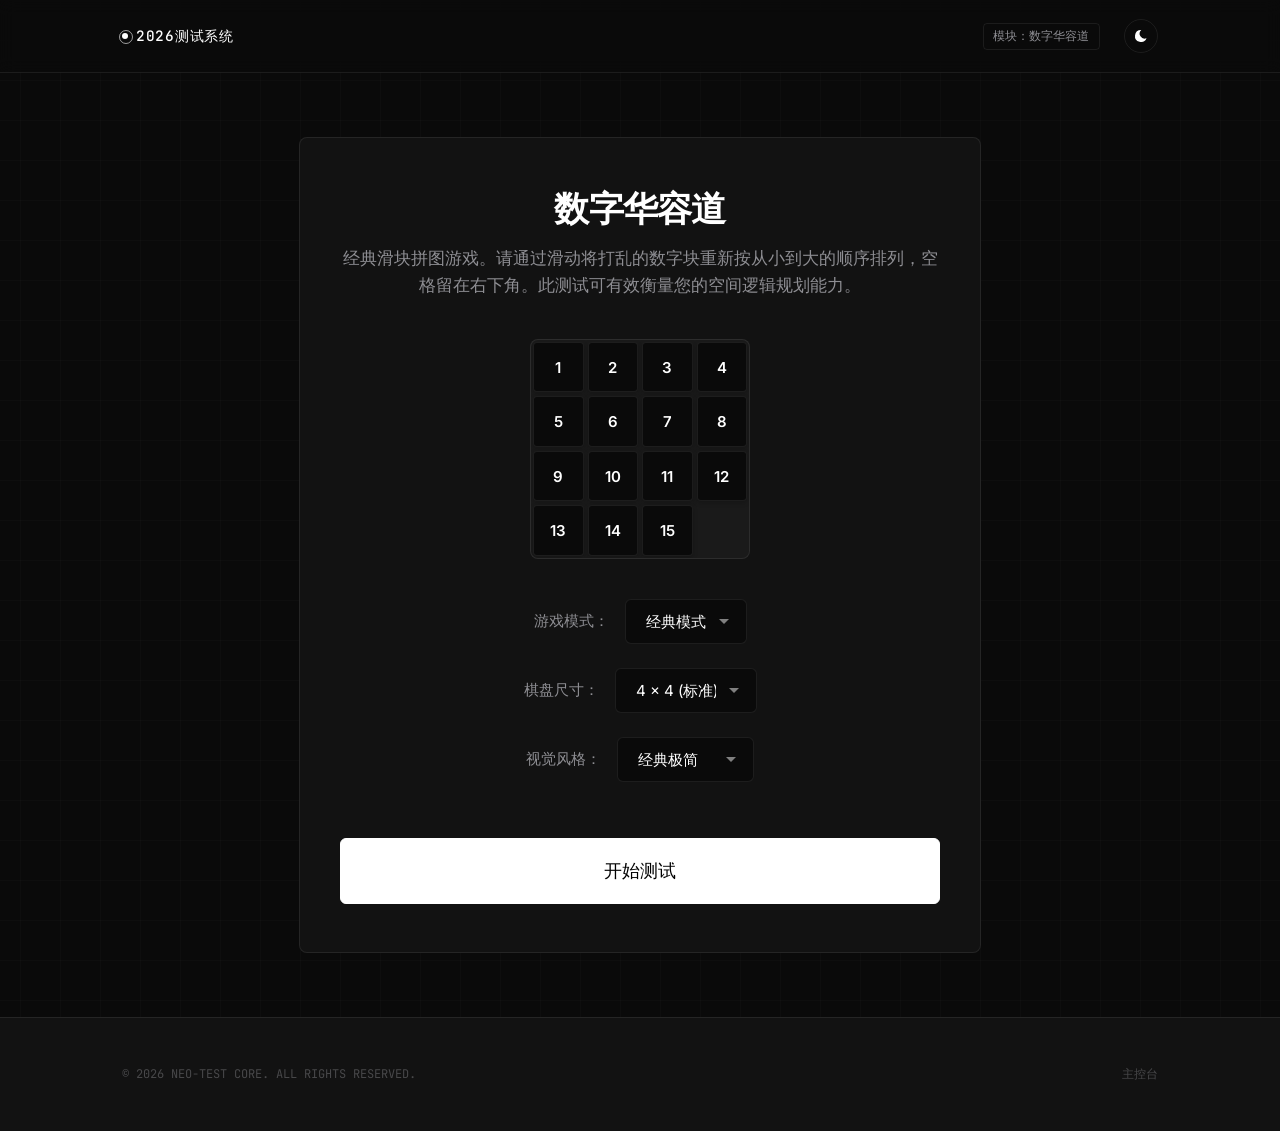
<file: Klotski/index.html>
<!DOCTYPE html>
<html lang="zh-CN" data-theme="dark">
<head>
  <meta charset="UTF-8">
  <meta name="viewport" content="width=device-width, initial-scale=1.0">
  
  <title>数字华容道 - 2026测试系统</title>
  <meta name="description" content="经典数字华容道测试，精确评估您的逻辑推理与空间规划能力。">
  
  <!-- Fonts -->
  <link rel="preconnect" href="https://fonts.googleapis.com">
  <link rel="preconnect" href="https://fonts.gstatic.com" crossorigin>
  <link href="https://fonts.googleapis.com/css2?family=Inter:wght@300;400;500;600;700&family=JetBrains+Mono:wght@400;500&display=swap" rel="stylesheet">
  
  <!-- Shared Stylesheet -->
  <link rel="stylesheet" href="../index.css">
  
  <!-- Module Specific Styles -->
  <style>
    .module-wrapper {
      max-width: 800px;
      margin: 4rem auto;
      padding: 0 1.5rem;
    }
    
    .panel {
      background-color: var(--bg-secondary);
      border: 1px solid var(--border);
      border-radius: 8px;
      padding: 3rem 2.5rem;
      box-shadow: var(--shadow);
      transition: var(--transition-smooth);
    }
    
    /* Step 1: Welcome */
    .intro-header {
      text-align: center;
      margin-bottom: 2.5rem;
    }
    .intro-header h1 {
      font-size: 2.2rem;
      font-weight: 700;
      letter-spacing: -0.02em;
      margin-bottom: 0.75rem;
    }
    .intro-header p {
      color: var(--text-secondary);
      font-size: 1.05rem;
      line-height: 1.6;
      max-width: 600px;
      margin: 0 auto;
    }
    
    /* Step 2: Testing Interface */
    .test-stats-row {
      display: flex;
      justify-content: space-between;
      font-family: var(--font-mono);
      font-size: 1.1rem;
      color: var(--text-secondary);
      margin-bottom: 2rem;
      padding-bottom: 1rem;
      border-bottom: 1px dashed var(--border);
    }
    .history-val-highlight {
      color: var(--text-primary);
      font-weight: 600;
    }
    
    .grid-container {
      position: relative;
      width: 66vmin;
      height: 66vmin;
      max-width: 100%;
      margin: 0 auto 3rem auto;
      border: 1px solid var(--border);
      border-radius: 8px;
      background-color: var(--bg-tertiary);
      overflow: hidden;
    }
    
    .grid-cell {
      position: absolute;
      display: flex;
      justify-content: center;
      align-items: center;
      font-weight: 600;
      background-color: var(--bg-primary);
      border: 1px solid var(--border);
      border-radius: 6px;
      cursor: pointer;
      user-select: none;
      transition: left var(--anim-speed, 0.15s) ease-out, top var(--anim-speed, 0.15s) ease-out, background-color 0.15s ease;
      color: var(--text-primary);
      box-shadow: 0 2px 5px rgba(0,0,0,0.2);
    }
    [data-theme="light"] .grid-cell {
      box-shadow: 0 2px 5px rgba(0,0,0,0.05);
    }
    
    .grid-cell.empty-tile {
      opacity: 0;
      pointer-events: none;
    }
    
    .grid-cell:active:not(.empty-tile) {
      transform: scale(0.95);
    }
    
    /* Preview Grid */
    #gridPreview {
      width: 220px !important;
      height: 220px !important;
      margin-top: 1.5rem !important;
      margin-bottom: 2.5rem !important;
      pointer-events: none;
    }
    #gridPreview .grid-cell {
      border-radius: 4px !important;
    }
    
    .style-selector {
      margin: 1.5rem 0;
      display: flex;
      align-items: center;
      justify-content: center;
      gap: 1rem;
    }
    .custom-select {
      padding: 0.75rem 1.25rem;
      border-radius: 6px;
      background-color: var(--bg-primary);
      color: var(--text-primary);
      border: 1px solid var(--border);
      font-family: var(--font-sans);
      font-size: 0.95rem;
      cursor: pointer;
      outline: none;
      transition: var(--transition-fast);
      appearance: none;
      -webkit-appearance: none;
      background-image: url('data:image/svg+xml;utf8,<svg fill="gray" height="24" viewBox="0 0 24 24" width="24" xmlns="http://www.w3.org/2000/svg"><path d="M7 10l5 5 5-5z"/></svg>');
      background-repeat: no-repeat;
      background-position-x: calc(100% - 10px);
      background-position-y: center;
      padding-right: 2.5rem;
    }
    .custom-select:hover {
      border-color: var(--border-hover);
    }

    .modern-input {
      width: 100%;
      height: 100%;
      background: transparent;
      border: none;
      outline: none;
      text-align: center;
      font-size: inherit;
      font-weight: inherit;
      color: inherit;
      font-family: var(--font-mono);
      appearance: textfield;
      border-radius: 6px;
    }
    .modern-input::-webkit-inner-spin-button, 
    .modern-input::-webkit-outer-spin-button { 
      -webkit-appearance: none; 
      margin: 0; 
    }
    .modern-input:focus {
      background-color: rgba(255, 255, 255, 0.1);
      color: var(--text-primary);
    }
    [data-theme="light"] .modern-input:focus {
      background-color: rgba(0, 0, 0, 0.05);
    }

    /* Style Presets */
    .style-green {
      border-color: #4caf50 !important;
      background-color: rgba(76, 175, 80, 0.05) !important;
    }
    .style-green .grid-cell:not(.empty-tile) {
      border-color: #4caf50 !important;
      background-color: rgba(76, 175, 80, 0.08) !important;
      color: #4caf50 !important;
    }

    .style-contrast {
      border-color: var(--text-primary) !important;
      border-width: 3px !important;
    }
    .style-contrast .grid-cell:not(.empty-tile) {
      border-color: var(--text-primary) !important;
      border-width: 3px !important;
      font-weight: 800 !important;
      font-family: var(--font-mono) !important;
    }

    .style-borderless {
      border: none !important;
      background-color: transparent !important;
    }
    .style-borderless .grid-cell:not(.empty-tile) {
      border: none !important;
      border-radius: 8px !important;
      background-color: var(--bg-primary) !important;
      box-shadow: 0 2px 8px rgba(0,0,0,0.1);
    }
    [data-theme="dark"] .style-borderless .grid-cell:not(.empty-tile) {
      background-color: var(--bg-tertiary) !important;
      box-shadow: none;
    }

    /* Step 3: Result dashboard */
    .result-score-container {
      text-align: center;
      margin-bottom: 3rem;
      border-bottom: 1px solid var(--border);
      padding-bottom: 2.5rem;
    }
    .result-score-label {
      font-family: var(--font-mono);
      font-size: 0.85rem;
      letter-spacing: 0.1em;
      color: var(--text-secondary);
      margin-bottom: 0.5rem;
    }
    .result-score-val {
      font-size: 5.5rem;
      font-weight: 700;
      line-height: 1;
      letter-spacing: -0.03em;
      margin-bottom: 1rem;
      color: var(--text-primary);
      text-shadow: var(--glow);
    }
    .result-score-val span {
      font-size: 2rem;
      font-weight: 400;
      color: var(--text-secondary);
      margin-left: 0.2rem;
    }
    .result-class-badge {
      display: inline-block;
      border: 1px solid var(--text-primary);
      padding: 0.35rem 1rem;
      border-radius: 100px;
      font-size: 0.9rem;
      font-weight: 600;
      margin-bottom: 1.5rem;
    }
    .result-class-desc {
      color: var(--text-secondary);
      font-size: 1.05rem;
      line-height: 1.6;
      max-width: 550px;
      margin: 0 auto;
    }
    
    /* Views State Management */
    .view-step {
      display: none;
    }
    .view-step.active {
      display: block;
    }
    
    /* Responsive styling */
    @media (max-width: 600px) {
      .module-wrapper {
        margin: 2rem auto;
      }
      .panel {
        padding: 2rem 1.5rem;
      }
      .result-score-val {
        font-size: 4rem;
      }
    }
  </style>
</head>
<body>

  <!-- Header -->
  <header class="site-header">
    <div class="container header-inner">
      <a href="../index.html" class="logo">
        <span class="status-dot"></span>
        <span>2026测试系统</span>
      </a>
      <div class="header-controls">
        <span class="system-status">模块：数字华容道</span>
        <button class="theme-toggle" id="themeToggleBtn" aria-label="切换主题" title="切换黑白主题">
          <svg id="themeIcon" xmlns="http://www.w3.org/2000/svg" viewBox="0 0 24 24">
            <path d="M12 3c.132 0 .263 0 .393.007a7.5 7.5 0 0 0 7.92 12.446A9 9 0 1 1 12 2.992z"/>
          </svg>
        </button>
      </div>
    </div>
  </header>

  <!-- Main Container -->
  <main class="module-wrapper">
    <div class="panel">
      
      <!-- STEP 1: WELCOME SCREEN -->
      <div id="viewWelcome" class="view-step active">
        <div class="intro-header">
          <h1>数字华容道</h1>
          <p>经典滑块拼图游戏。请通过滑动将打乱的数字块重新按从小到大的顺序排列，空格留在右下角。此测试可有效衡量您的空间逻辑规划能力。</p>
        </div>
        
        <!-- Style Preview -->
        <div id="gridPreview" class="grid-container style-classic"></div>
        
        <div class="style-selector">
          <label for="gridModeSelect" style="color: var(--text-secondary); font-size: 0.95rem;">游戏模式：</label>
          <select id="gridModeSelect" class="custom-select">
            <option value="classic" selected>经典模式</option>
            <option value="modern">现代模式</option>
          </select>
        </div>

        <div class="style-selector">
          <label for="gridSizeSelect" style="color: var(--text-secondary); font-size: 0.95rem;">棋盘尺寸：</label>
          <select id="gridSizeSelect" class="custom-select">
            <option value="3">3 x 3 (简单)</option>
            <option value="4" selected>4 x 4 (标准)</option>
            <option value="5">5 x 5 (困难)</option>
            <option value="6">6 x 6 (大师)</option>
          </select>
        </div>

        <div class="style-selector" style="margin-bottom: 3.5rem;">
          <label for="gridStyleSelect" style="color: var(--text-secondary); font-size: 0.95rem;">视觉风格：</label>
          <select id="gridStyleSelect" class="custom-select">
            <option value="style-classic">经典极简</option>
            <option value="style-green">专注护眼</option>
            <option value="style-contrast">高对比度</option>
            <option value="style-borderless">无边框浮空</option>
          </select>
        </div>
        
        <button class="btn btn-primary" style="width: 100%;" onclick="startTest()">开始测试</button>
      </div>

      <!-- STEP 2: ACTIVE TESTING SCREEN -->
      <div id="viewTesting" class="view-step">
        <div style="display: flex; justify-content: flex-end; margin-bottom: 1rem;">
          <button id="btnAiSolve" class="btn" style="padding: 0.5rem 1rem; font-size: 0.9rem;" onclick="startAiSolve()">🤖 AI求解</button>
        </div>
        <div class="test-stats-row" id="testStatsRow">
          <div>步数: <span id="lblMoves" class="history-val-highlight">0</span></div>
          <div>用时: <span id="lblTimer" class="history-val-highlight">0.00</span> 秒</div>
        </div>
        
        <div class="grid-container" id="gridContainer">
          <!-- Grid cells will be injected here by JS -->
        </div>
      </div>

      <!-- AI Fail Toast -->
      <div id="aiFailModal" style="display: none; position: fixed; top: 20px; left: 50%; transform: translateX(-50%); background-color: #dc3545; color: white; padding: 1rem 2rem; border-radius: 8px; z-index: 9999; box-shadow: 0 4px 12px rgba(0,0,0,0.3); font-weight: 500; font-size: 1.1rem; text-align: center;">
        😢 对不起，AI未能解决这个问题。
      </div>

      <!-- STEP 3: RESULTS SCREEN -->
      <div id="viewResults" class="view-step">
        <div class="result-score-container">
          <div class="result-score-label">您的完成时间</div>
          <div class="result-score-val" id="resTime">0.00<span>s</span></div>
          <div class="result-class-badge" id="resBadge">评分</div>
          <div class="result-class-desc" id="resDesc">描述文本</div>
        </div>
        
        <div style="margin-top: 3rem; display: flex; gap: 1rem;">
          <button class="btn btn-primary" style="flex: 1;" onclick="showView('viewWelcome')">再次挑战</button>
          <a href="../index.html" class="btn" style="flex: 1; text-decoration: none;">返回主控台</a>
        </div>
      </div>

    </div>
  </main>

  <!-- Footer -->
  <footer class="site-footer">
    <div class="container footer-inner">
      <div class="footer-left">
        <div>&copy; 2026 NEO-TEST CORE. ALL RIGHTS RESERVED.</div>
      </div>
      <div class="footer-right">
        <a href="../index.html" class="footer-link">主控台</a>
      </div>
    </div>
  </footer>

  <!-- Load Engine and Local Script -->
  <script src="engine.js"></script>
  <script>
    const engine = new KlotskiEngine();

    // Theme logic
    const htmlEl = document.documentElement;
    const themeBtn = document.getElementById('themeToggleBtn');
    const themeIcon = document.getElementById('themeIcon');
    
    const darkIconPath = "M12 3c.132 0 .263 0 .393.007a7.5 7.5 0 0 0 7.92 12.446A9 9 0 1 1 12 2.992z";
    const lightIconPath = "M12 18a6 6 0 1 1 0-12 6 6 0 0 1 0 12zm0-2a4 4 0 1 0 0-8 4 4 0 0 0 0 8zM11 1h2v3h-2V1zm0 19h2v3h-2v-3zM3.515 4.929l1.414-1.414 2.122 2.122-1.414 1.414-2.122-2.122zm14.142 14.142l1.414-1.414 2.122 2.122-1.414 1.414-2.122-2.122zM1 11h3v2H1v-2zm19 0h3v2h-3v-2zM3.515 19.071l2.122-2.122 1.414 1.414-2.122 2.122-1.414-1.414zm14.142-14.142l2.122-2.122 1.414 1.414-2.122 2.122-1.414-1.414z";

    const savedTheme = localStorage.getItem('theme') || 'dark';
    htmlEl.setAttribute('data-theme', savedTheme);
    updateThemeIcon(savedTheme);

    themeBtn.addEventListener('click', () => {
      const currentTheme = htmlEl.getAttribute('data-theme');
      const newTheme = currentTheme === 'dark' ? 'light' : 'dark';
      htmlEl.setAttribute('data-theme', newTheme);
      localStorage.setItem('theme', newTheme);
      updateThemeIcon(newTheme);
    });

    function updateThemeIcon(theme) {
      if (theme === 'dark') {
        themeIcon.setAttribute('viewBox', '0 0 24 24');
        themeIcon.innerHTML = `<path d="${darkIconPath}"/>`;
      } else {
        themeIcon.setAttribute('viewBox', '0 0 24 24');
        themeIcon.innerHTML = `<path d="${lightIconPath}"/>`;
      }
    }

    // View Routing
    function showView(viewId) {
      document.querySelectorAll('.view-step').forEach(v => v.classList.remove('active'));
      document.getElementById(viewId).classList.add('active');
    }

    // Setup Preview Grid
    const sizeSelect = document.getElementById('gridSizeSelect');
    const styleSelect = document.getElementById('gridStyleSelect');
    const previewContainer = document.getElementById('gridPreview');
    
    function updatePreview() {
      const size = parseInt(sizeSelect.value) || 4;
      const selectedClass = styleSelect ? styleSelect.value : 'style-classic';
      previewContainer.className = 'grid-container ' + selectedClass;
      
      const percent = 100 / size;
      let previewHTML = '';
      let count = 1;
      
      // We render a solved board except the last block is empty, but we'll mix one up just for looks
      for(let i=0; i < size * size; i++) {
        let r = Math.floor(i / size);
        let c = i % size;
        let fontSize = (60 / size) + 'px';
        let isLast = (i === size * size - 1);
        
        let extraClass = isLast ? ' empty-tile' : '';
        let margin = isLast ? '0' : '2px';
        
        previewHTML += `<div class="grid-cell${extraClass}" style="width: calc(${percent}% - 4px); height: calc(${percent}% - 4px); left: calc(${c*percent}% + 2px); top: calc(${r*percent}% + 2px); font-size: ${fontSize}; margin: 0;">${isLast ? '' : count++}</div>`;
      }
      previewContainer.innerHTML = previewHTML;
    }

    sizeSelect.addEventListener('change', updatePreview);
    if(styleSelect) styleSelect.addEventListener('change', updatePreview);
    updatePreview();

    // Timer UI Update
    function updateTimerUI() {
      if (!engine.isFinished) {
        document.getElementById('lblTimer').textContent = engine.getTimeElapsed();
        requestAnimationFrame(updateTimerUI);
      }
    }

    let aiInterval = null;
    let aiCurrentSolveSteps = 0;
    let aiHasRunThisGame = false;
    let aiLastEmptyR = -1;
    let aiLastEmptyC = -1;
    let aiLastModifiedCellId = -1;

    function getValidMultiMoves(lastR, lastC) {
      const moves = [];
      const currentR = engine.emptyR;
      const currentC = engine.emptyC;

      for (let c = 0; c < engine.size; c++) {
        if (c !== currentC) {
          if (lastR === currentR && lastC !== -1) {
            const prevDir = Math.sign(currentC - lastC);
            const nextDir = Math.sign(c - currentC);
            if (prevDir === -nextDir) continue;
          }
          moves.push({r: currentR, c: c});
        }
      }
      for (let r = 0; r < engine.size; r++) {
        if (r !== currentR) {
          if (lastC === currentC && lastR !== -1) {
            const prevDir = Math.sign(currentR - lastR);
            const nextDir = Math.sign(r - currentR);
            if (prevDir === -nextDir) continue;
          }
          moves.push({r: r, c: currentC});
        }
      }
      
      if (moves.length === 0) {
        for (let c = 0; c < engine.size; c++) if (c !== currentC) moves.push({r: currentR, c});
        for (let r = 0; r < engine.size; r++) if (r !== currentR) moves.push({r, c: currentC});
      }
      return moves;
    }

    function startAiSolve() {
      document.getElementById('gridContainer').style.pointerEvents = 'none';
      const btn = document.getElementById('btnAiSolve');
      btn.disabled = true;
      btn.textContent = '正在为您寻找步数尽可能少的解法...';
      
      aiCurrentSolveSteps = 0;
      aiLastEmptyR = -1;
      aiLastEmptyC = -1;
      aiLastModifiedCellId = -1;
      let startDelay = aiHasRunThisGame ? 33 : 600;
      aiHasRunThisGame = true;
      scheduleAiMove(startDelay);
    }

    let aiInnerInterval = null;

    function checkAiFail() {
      if (aiCurrentSolveSteps >= 500) {
        document.getElementById('gridContainer').style.pointerEvents = 'auto';
        document.documentElement.style.removeProperty('--anim-speed');
        const btn = document.getElementById('btnAiSolve');
        btn.disabled = false;
        btn.textContent = '🤖 AI求解';
        showAiFailToast();
        return true;
      }
      return false;
    }

    function scheduleAiMove(delay) {
      if (engine.isFinished) return;
      
      let newDelay = delay * 0.94;
      if (newDelay < 33) newDelay = 33; 
      
      if (engine.mode === 'modern') {
        aiInterval = setTimeout(() => {
          aiCurrentSolveSteps++;
          if (checkAiFail()) return;
          
          let validCells = engine.cells.filter(c => c.id !== 0);
          if (aiLastModifiedCellId !== -1 && validCells.length > 1) {
            validCells = validCells.filter(c => c.id !== aiLastModifiedCellId);
          }
          const cell = validCells[Math.floor(Math.random() * validCells.length)];
          aiLastModifiedCellId = cell.id;
          
          const maxNum = engine.size * engine.size - 1;
          const newVal = Math.floor(Math.random() * maxNum) + 1;
          
          const elInput = cell.el.querySelector('input');
          if (elInput) {
            elInput.focus();
            elInput.value = '';
          }
          
          aiInnerInterval = setTimeout(() => {
            if (engine.isFinished) return;
            if (elInput) elInput.value = newVal;
            let result = engine.setNumber(cell.r, cell.c, newVal);
            handleAiMoveResult(result, newDelay);
          }, delay * 0.4);
          
        }, delay * 0.6);
      } else {
        aiInterval = setTimeout(() => {
          aiCurrentSolveSteps++;
          if (checkAiFail()) return;
          
          const moves = getValidMultiMoves(aiLastEmptyR, aiLastEmptyC);
          const move = moves[Math.floor(Math.random() * moves.length)];
          const cell = engine.cells.find(c => c.r === move.r && c.c === move.c);
          
          aiLastEmptyR = engine.emptyR;
          aiLastEmptyC = engine.emptyC;
          
          const transitionTime = Math.max(0.025, (delay / 1000) * 0.8);
          document.documentElement.style.setProperty('--anim-speed', transitionTime + 's');
          
          let result = engine.clickCell(cell.id);
          handleAiMoveResult(result, newDelay);
        }, delay);
      }
    }

    function handleAiMoveResult(result, newDelay) {
      if (result.status === 'moved' || result.status === 'win') {
        updateGridDOM();
        document.getElementById('lblMoves').textContent = engine.moves;
      }
      
      if (result.status === 'win') {
        document.getElementById('gridContainer').style.pointerEvents = 'auto';
        document.documentElement.style.removeProperty('--anim-speed');
        setTimeout(showResults, 300);
        return;
      }
      
      scheduleAiMove(newDelay);
    }
    
    function showAiFailToast() {
      const modal = document.getElementById('aiFailModal');
      modal.style.display = 'block';
      setTimeout(() => {
        modal.style.display = 'none';
      }, 4000);
    }

    // Start Game
    function startTest() {
      clearTimeout(aiInterval);
      clearTimeout(aiInnerInterval);
      document.documentElement.style.removeProperty('--anim-speed');
      document.getElementById('gridContainer').style.pointerEvents = 'auto';
      document.getElementById('gridContainer').style.display = 'block';
      
      const testStats = document.getElementById('testStatsRow');
      if (testStats) testStats.style.display = 'flex';
      
      const btnAi = document.getElementById('btnAiSolve');
      if (btnAi) {
        btnAi.style.display = 'block';
        btnAi.disabled = false;
        btnAi.textContent = '🤖 AI求解';
      }
      
      const failModal = document.getElementById('aiFailModal');
      if (failModal) failModal.style.display = 'none';

      aiHasRunThisGame = false;
      const size = parseInt(document.getElementById('gridSizeSelect').value) || 4;
      const mode = document.getElementById('gridModeSelect').value || 'classic';

      engine.init(size, mode);
      createGridDOM();
      
      document.getElementById('lblMoves').textContent = engine.moves;
      document.getElementById('lblTimer').textContent = "0.00";
      
      showView('viewTesting');
      
      // Start immediately
      engine.start();
      requestAnimationFrame(updateTimerUI);
    }

    function createGridDOM() {
      const container = document.getElementById('gridContainer');
      container.innerHTML = '';
      
      const selectedStyle = document.getElementById('gridStyleSelect').value;
      container.className = 'grid-container ' + selectedStyle;
      
      const size = engine.size;
      const percent = 100 / size;
      
      engine.cells.forEach(cellState => {
        const el = document.createElement('div');
        el.className = 'grid-cell' + (cellState.id === 0 ? ' empty-tile' : '');
        el.style.width = `calc(${percent}% - 6px)`;
        el.style.height = `calc(${percent}% - 6px)`;
        el.style.fontSize = (30 / size) + 'vmin';
        
        if (engine.mode === 'modern' && cellState.id !== 0) {
           const inp = document.createElement('input');
           inp.type = 'tel';
           inp.className = 'modern-input';
           inp.value = cellState.num;
           inp.oninput = (e) => onCellInput(cellState.r, cellState.c, e.target.value);
           el.appendChild(inp);
        } else {
           el.onclick = () => onCellClick(cellState.id);
        }
        
        container.appendChild(el);
        cellState.el = el;
      });

      updateGridDOM();
    }

    function updateGridDOM() {
      const percent = 100 / engine.size;
      engine.cells.forEach(c => {
        if (engine.mode === 'classic') {
          c.el.textContent = c.num === 0 ? '' : c.num;
        } else {
          if (c.id !== 0) {
             const inp = c.el.querySelector('input');
             if (inp && document.activeElement !== inp) {
               inp.value = c.num;
             }
          }
        }
        c.el.style.left = `calc(${c.c * percent}% + 3px)`;
        c.el.style.top = `calc(${c.r * percent}% + 3px)`;
      });
    }

    function onCellInput(r, c, val) {
       let num = parseInt(val);
       if (isNaN(num)) num = 0;
       
       const result = engine.setNumber(r, c, num);
       
       if (result.status === 'moved' || result.status === 'win') {
         document.getElementById('lblMoves').textContent = engine.moves;
       }
       if (result.status === 'win') {
         document.getElementById('gridContainer').style.pointerEvents = 'none';
         setTimeout(showResults, 300);
       }
    }

    // Handle Cell Click
    function onCellClick(id) {
      const result = engine.clickCell(id);
      
      if (result.status === 'moved' || result.status === 'win') {
        updateGridDOM();
        document.getElementById('lblMoves').textContent = engine.moves;
      }
      
      if (result.status === 'win') {
        // Wait a tiny bit for the last block to slide into place before showing results
        setTimeout(showResults, 300);
      }
    }

    function showResults() {
      showView('viewResults');
      
      const finalTime = engine.getTimeElapsed();
      document.getElementById('resTime').innerHTML = `${finalTime}<span>s</span>`;
      
      const rating = engine.getRating(finalTime);
      document.getElementById('resBadge').textContent = rating.label;
      document.getElementById('resDesc').textContent = rating.desc;
    }
  </script>
</body>
</html>
</file>
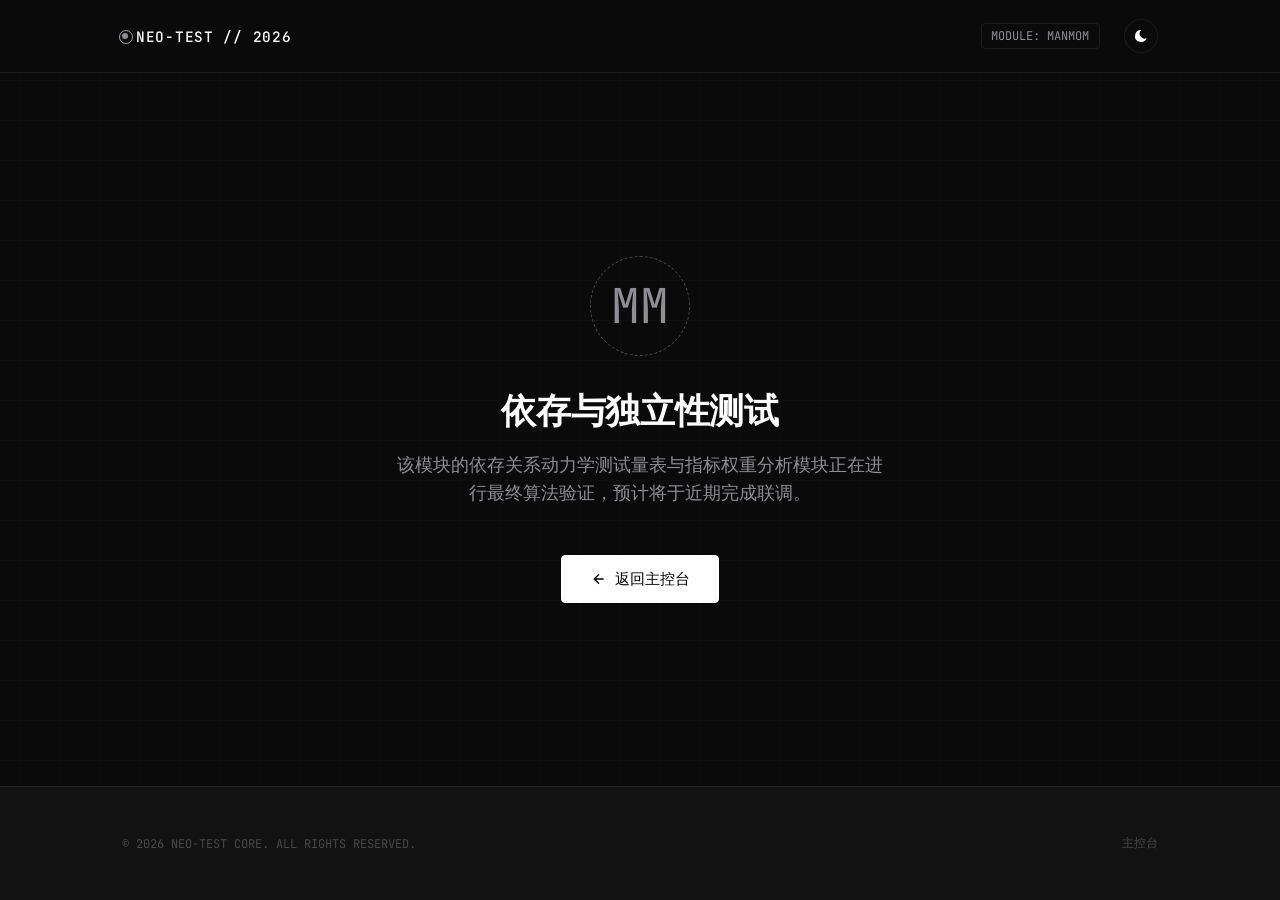
<file: ManMom/index.html>
<!DOCTYPE html>
<html lang="zh-CN" data-theme="dark">
<head>
  <meta charset="UTF-8">
  <meta name="viewport" content="width=device-width, initial-scale=1.0">
  <title>依存与独立性测试 - NEO-TEST 2026</title>
  <link rel="preconnect" href="https://fonts.googleapis.com">
  <link rel="preconnect" href="https://fonts.gstatic.com" crossorigin>
  <link href="https://fonts.googleapis.com/css2?family=Inter:wght@300;400;500;600;700&family=JetBrains+Mono:wght@400;500&display=swap" rel="stylesheet">
  <link rel="stylesheet" href="../index.css">
  <style>
    .placeholder-container {
      display: flex;
      flex-direction: column;
      align-items: center;
      justify-content: center;
      text-align: center;
      min-height: 60vh;
      padding: 2rem 0;
    }
    .dev-icon {
      font-size: 3rem;
      font-family: var(--font-mono);
      margin-bottom: 2rem;
      color: var(--text-secondary);
      border: 1px dashed var(--border-hover);
      padding: 1.5rem;
      border-radius: 50%;
      width: 100px;
      height: 100px;
      display: flex;
      align-items: center;
      justify-content: center;
      animation: spin-slow 10s linear infinite;
    }
    @keyframes spin-slow {
      from { transform: rotate(0deg); }
      to { transform: rotate(360deg); }
    }
    .placeholder-title {
      font-size: 2.2rem;
      font-weight: 700;
      margin-bottom: 1rem;
      letter-spacing: -0.01em;
    }
    .placeholder-desc {
      font-size: 1.1rem;
      color: var(--text-secondary);
      max-width: 500px;
      line-height: 1.6;
      margin-bottom: 3rem;
    }
    .btn-back {
      display: inline-flex;
      align-items: center;
      gap: 0.5rem;
      background-color: var(--text-primary);
      color: var(--accent-inverse);
      padding: 0.8rem 1.8rem;
      border-radius: 4px;
      text-decoration: none;
      font-weight: 500;
      font-size: 0.95rem;
      border: 1px solid var(--text-primary);
      transition: var(--transition-fast);
    }
    .btn-back:hover {
      background-color: transparent;
      color: var(--text-primary);
    }
    .btn-back svg {
      width: 16px;
      height: 16px;
      stroke: currentColor;
      stroke-width: 2;
    }
  </style>
</head>
<body>

  <!-- Header -->
  <header class="site-header">
    <div class="container header-inner">
      <a href="../index.html" class="logo">
        <span class="status-dot" style="background-color: var(--text-secondary);"></span>
        <span>NEO-TEST // 2026</span>
      </a>
      <div class="header-controls">
        <span class="system-status">MODULE: MANMOM</span>
        <button class="theme-toggle" id="themeToggleBtn" aria-label="切换主题" title="切换黑白主题">
          <svg id="themeIcon" xmlns="http://www.w3.org/2000/svg" viewBox="0 0 24 24">
            <path d="M12 3c.132 0 .263 0 .393.007a7.5 7.5 0 0 0 7.92 12.446A9 9 0 1 1 12 2.992z"/>
          </svg>
        </button>
      </div>
    </div>
  </header>

  <!-- Main Content -->
  <main class="container">
    <div class="placeholder-container">
      <div class="dev-icon">MM</div>
      <h1 class="placeholder-title">依存与独立性测试</h1>
      <p class="placeholder-desc">
        该模块的依存关系动力学测试量表与指标权重分析模块正在进行最终算法验证，预计将于近期完成联调。
      </p>
      <a href="../index.html" class="btn-back">
        <svg fill="none" viewBox="0 0 24 24"><path d="M19 12H5M12 19l-7-7 7-7" stroke="currentColor"/></svg>
        返回主控台
      </a>
    </div>
  </main>

  <!-- Footer -->
  <footer class="site-footer">
    <div class="container footer-inner">
      <div class="footer-left">
        <div>&copy; 2026 NEO-TEST CORE. ALL RIGHTS RESERVED.</div>
      </div>
      <div class="footer-right">
        <a href="../index.html" class="footer-link">主控台</a>
      </div>
    </div>
  </footer>

  <script>
    // Theme Toggle Handler
    const htmlEl = document.documentElement;
    const themeBtn = document.getElementById('themeToggleBtn');
    const themeIcon = document.getElementById('themeIcon');
    
    const darkIconPath = "M12 3c.132 0 .263 0 .393.007a7.5 7.5 0 0 0 7.92 12.446A9 9 0 1 1 12 2.992z";
    const lightIconPath = "M12 18a6 6 0 1 1 0-12 6 6 0 0 1 0 12zm0-2a4 4 0 1 0 0-8 4 4 0 0 0 0 8zM11 1h2v3h-2V1zm0 19h2v3h-2v-3zM3.515 4.929l1.414-1.414 2.122 2.122-1.414 1.414-2.122-2.122zm14.142 14.142l1.414-1.414 2.122 2.122-1.414 1.414-2.122-2.122zM1 11h3v2H1v-2zm19 0h3v2h-3v-2zM3.515 19.071l2.122-2.122 1.414 1.414-2.122 2.122-1.414-1.414zm14.142-14.142l2.122-2.122 1.414 1.414-2.122 2.122-1.414-1.414z";

    // Set theme on load
    const savedTheme = localStorage.getItem('theme') || 'dark';
    htmlEl.setAttribute('data-theme', savedTheme);
    updateThemeIcon(savedTheme);

    themeBtn.addEventListener('click', () => {
      const currentTheme = htmlEl.getAttribute('data-theme');
      const newTheme = currentTheme === 'dark' ? 'light' : 'dark';
      
      htmlEl.setAttribute('data-theme', newTheme);
      localStorage.setItem('theme', newTheme);
      updateThemeIcon(newTheme);
    });

    function updateThemeIcon(theme) {
      if (theme === 'dark') {
        themeIcon.setAttribute('viewBox', '0 0 24 24');
        themeIcon.innerHTML = `<path d="${darkIconPath}"/>`;
      } else {
        themeIcon.setAttribute('viewBox', '0 0 24 24');
        themeIcon.innerHTML = `<path d="${lightIconPath}"/>`;
      }
    }
  </script>
</body>
</html>
</file>
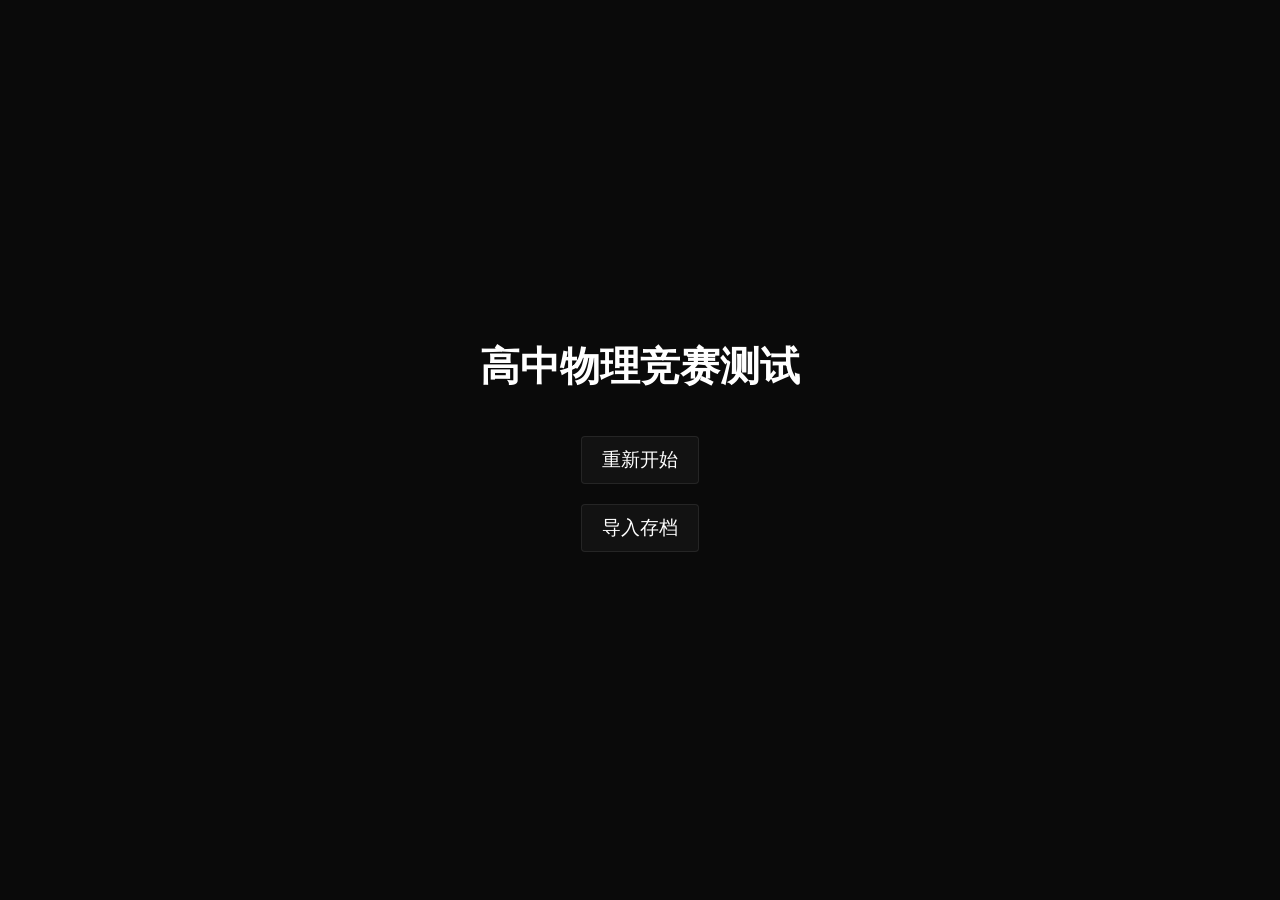
<file: PhyContest/index.html>
<!DOCTYPE html>
<html lang="zh-CN" data-theme="dark">
<head>
  <meta charset="UTF-8">
  <meta name="viewport" content="width=device-width, initial-scale=1.0">
  
  <title>高中物理竞赛测试 - 2026测试系统</title>
  <meta name="description" content="专为高中物理竞赛爱好者设计的瞬时心算与高速反应测试。">
  
  <!-- Fonts -->
  <link rel="preconnect" href="https://fonts.googleapis.com">
  <link rel="preconnect" href="https://fonts.gstatic.com" crossorigin>
  <link href="https://fonts.googleapis.com/css2?family=Inter:wght@400;500;600;700&family=JetBrains+Mono:wght@400;500;600&display=swap" rel="stylesheet">
  
  <!-- Shared Stylesheet -->
  <link rel="stylesheet" href="../index.css">
  
  <!-- Module Specific Styles -->
  <style>
    body {
      display: flex;
      justify-content: center;
      align-items: center;
      min-height: 100vh;
      margin: 0;
      overflow: hidden;
      background-color: var(--bg-primary);
      /* Grid Overlay Background synced from design system */
      background-image: 
        linear-gradient(var(--grid-color) 1px, transparent 1px),
        linear-gradient(90deg, var(--grid-color) 1px, transparent 1px);
      background-size: 40px 40px;
      background-position: center top;
      transition: background-color 0.4s ease;
    }
    
    .game-container {
      position: relative;
      width: 100vw;
      height: 100vh;
      display: flex;
      flex-direction: column;
      align-items: center;
    }
    
    .hud-bar {
      position: absolute;
      top: 20px;
      right: 30px;
      font-family: var(--font-mono);
      font-size: 1.1rem;
      font-weight: 600;
      color: var(--text-primary);
      background-color: rgba(10, 10, 10, 0.85);
      border: 1px solid var(--border);
      padding: 0.5rem 1rem;
      border-radius: 4px;
      z-index: 10;
      letter-spacing: 0.05em;
      backdrop-filter: blur(4px);
      display: flex;
      flex-direction: column;
      align-items: flex-end;
      gap: 0.25rem;
    }
    
    [data-theme="light"] .hud-bar {
      background-color: rgba(255, 255, 255, 0.85);
    }

    .award-bar {
      position: absolute;
      top: 20px;
      left: 50%;
      transform: translateX(-50%);
      font-family: var(--font-sans);
      font-size: 1.1rem;
      font-weight: 700;
      color: var(--text-primary);
      background-color: rgba(10, 10, 10, 0.85);
      border: 1px solid var(--border);
      padding: 0.5rem 1.5rem;
      border-radius: 4px;
      z-index: 10;
      letter-spacing: 0.05em;
      backdrop-filter: blur(4px);
      box-shadow: var(--shadow);
      max-width: 15em;
      text-align: center;
      line-height: 1.4;
      word-break: break-all;
    }

    [data-theme="light"] .award-bar {
      background-color: rgba(255, 255, 255, 0.85);
    }
    
    #gameCanvas {
      background-color: var(--bg-secondary);
      border: none;
      cursor: ew-resize;
      display: block;
      width: 100%;
      height: 100%;
      outline: none;
    }

    /* New Overlays */
    .overlay {
      position: absolute;
      top: 0; left: 0; right: 0; bottom: 0;
      background: var(--bg-primary);
      z-index: 100;
      display: flex;
      flex-direction: column;
      justify-content: center;
      align-items: center;
      color: var(--text-primary);
      font-family: var(--font-sans);
    }
    .overlay h1 { font-size: 2.5rem; margin-bottom: 2rem; }
    .overlay h2 { font-size: 2rem; margin-bottom: 1.5rem; }
    .overlay button {
      background: var(--bg-secondary);
      color: var(--text-primary);
      border: 1px solid var(--border);
      padding: 10px 20px;
      margin: 10px;
      font-size: 1.2rem;
      cursor: pointer;
      border-radius: 4px;
      transition: all 0.2s;
    }
    .overlay button:hover { background: rgba(255,255,255,0.1); }
    
    #storyOverlay {
      position: absolute;
      top: 0; left: 0; right: 0; bottom: 0;
      background: #000;
      z-index: 200;
      display: flex;
      justify-content: center;
      overflow: hidden;
      color: #fff;
      font-family: var(--font-sans);
    }
    #storyText {
      position: absolute;
      bottom: -100%;
      width: 80%;
      max-width: 800px;
      font-size: 1.2rem;
      line-height: 2;
      white-space: pre-wrap;
      transition: bottom 25s linear;
    }

    .hud-btn {
      background: rgba(10, 10, 10, 0.85);
      border: 1px solid var(--border);
      color: var(--text-primary);
      padding: 5px 10px;
      border-radius: 4px;
      cursor: pointer;
      font-family: var(--font-sans);
      font-size: 1rem;
    }
    [data-theme="light"] .hud-btn { background: rgba(255, 255, 255, 0.85); }
    .hud-btn:hover { background: rgba(255, 255, 255, 0.1); }

    .bottom-right-hud {
      position: absolute;
      bottom: 20px;
      right: 30px;
      z-index: 10;
      display: flex;
      gap: 10px;
    }
    .top-left-hud {
      position: absolute;
      top: 20px;
      left: 30px;
      z-index: 10;
      display: flex;
      gap: 10px;
    }
  </style>
</head>
<body>

  <div class="game-container">
    <div class="top-left-hud">
      <button class="hud-btn" id="btnExport">导出存档</button>
      <button class="hud-btn" id="btnAllScores" style="display:none;">全部分数</button>
    </div>

    <div class="award-bar" id="lblAward">当前奖项: 铁牌</div>
    <div class="hud-bar" id="lblScore">
      <span>预赛: 10</span>
      <span>复赛: 0</span>
      <span>决赛: 0</span>
    </div>
    
    <div class="bottom-right-hud" id="antarcticaHud" style="display:none;">
      <button class="hud-btn" id="btnTalent">天赋</button>
    </div>

    <!-- Game View Canvas -->
    <canvas id="gameCanvas" tabindex="0"></canvas>
  </div>

  <!-- Overlays -->
  <div id="welcomeScreen" class="overlay">
    <h1>高中物理竞赛测试</h1>
    <button id="btnNewGame">重新开始</button>
    <button id="btnContinue" style="display:none;">继续测试</button>
    <button id="btnImport">导入存档</button>
    <input type="file" id="fileImport" style="display:none;" accept=".txt">
  </div>

  <div id="talentScreen" class="overlay" style="display:none;">
    <h2>天赋树</h2>
    <p>可用天赋点: <span id="lblTalentPoints">0</span></p>
    <button id="btnNourish">滋养 (消耗1点)</button>
    <button id="btnCloseTalent">关闭</button>
  </div>

  <div id="storyOverlay" style="display:none;">
    <div id="storyText">经过不懈的努力，你在决赛中拿到了无法想象的高分，成为了当代物竞的最强者之一。可真的是这样吗？为什么你还没有进入国家集训队，保送清北？

在教育部的步步紧逼之下，竞赛优惠政策越发收紧。目前的政策是：决赛第一名为金牌，第二名为银牌，第三名为铜牌，金银牌获破格强基资格，享受降一分的巨额优惠。

无比的失望与不甘，难道三年以来的汗水与血泪就要如此付之东流了吗？

据说国家集训队事实上从未取消，只是变得越来越神秘，即使是最顶尖的同学也难以窥见其门路。你想知道那是不是真的。

好在由于你决赛的优异成绩，你入选了南极洲物理竞赛中国国家队，获得了与企鹅和海豹同台竞技的机会。如果能在南极洲的赛场上斩获金牌，对你未来出国将是巨大的帮助。</div>
  </div>

  <!-- Load Game Engine -->
  <script src="engine.js"></script>
  <script>
    let game = null;

    // Apply global theme configuration on load
    const htmlEl = document.documentElement;
    const savedTheme = localStorage.getItem('theme') || 'dark';
    htmlEl.setAttribute('data-theme', savedTheme);

    const initGame = () => {
      game = new PhysicsContestGame('gameCanvas', 'lblScore', 'lblAward');
      
      window.addEventListener('resize', () => {
        if (game) game.resize();
      });

      // UI Bindings
      const welcomeScreen = document.getElementById('welcomeScreen');
      const btnNewGame = document.getElementById('btnNewGame');
      const btnContinue = document.getElementById('btnContinue');
      const btnImport = document.getElementById('btnImport');
      const fileImport = document.getElementById('fileImport');
      const btnExport = document.getElementById('btnExport');
      const btnAllScores = document.getElementById('btnAllScores');
      const btnTalent = document.getElementById('btnTalent');
      const talentScreen = document.getElementById('talentScreen');
      const btnCloseTalent = document.getElementById('btnCloseTalent');
      const btnNourish = document.getElementById('btnNourish');
      const lblTalentPoints = document.getElementById('lblTalentPoints');

      if (game.hasSave()) {
        btnContinue.style.display = 'block';
      }

      btnNewGame.onclick = () => {
        game.clearSave();
        welcomeScreen.style.display = 'none';
        game.start();
        document.getElementById('gameCanvas').focus();
      };

      btnContinue.onclick = () => {
        game.loadSave();
        welcomeScreen.style.display = 'none';
        game.start();
        document.getElementById('gameCanvas').focus();
      };

      btnImport.onclick = () => fileImport.click();
      
      fileImport.onchange = (e) => {
        const file = e.target.files[0];
        if (!file) return;
        const reader = new FileReader();
        reader.onload = (ev) => {
          if (game.importSave(ev.target.result)) {
            welcomeScreen.style.display = 'none';
            game.start();
            document.getElementById('gameCanvas').focus();
          } else {
            alert('存档导入失败: 无效的文件格式');
          }
          fileImport.value = ''; // clear
        };
        reader.readAsText(file);
      };

      btnExport.onclick = () => {
        const b64 = game.exportSave();
        const blob = new Blob([b64], {type: 'text/plain'});
        const url = URL.createObjectURL(blob);
        const a = document.createElement('a');
        a.href = url;
        a.download = 'phycontest_save.txt';
        a.click();
        URL.revokeObjectURL(url);
        document.getElementById('gameCanvas').focus();
      };

      btnAllScores.onclick = () => {
        game.showAllScores = !game.showAllScores;
        game.updateScoreHUD();
        document.getElementById('gameCanvas').focus();
      };

      btnTalent.onclick = () => {
        game.isRunning = false;
        talentScreen.style.display = 'flex';
        lblTalentPoints.textContent = game.talentPoints;
        btnNourish.textContent = game.talents.nourish ? "滋养 (已解锁)" : "滋养 (消耗1点)";
      };

      btnCloseTalent.onclick = () => {
        talentScreen.style.display = 'none';
        game.isRunning = true;
        game.lastTime = performance.now();
        document.getElementById('gameCanvas').focus();
      };

      btnNourish.onclick = () => {
        if (!game.talents.nourish && game.talentPoints >= 1) {
          game.talentPoints -= 1;
          game.talents.nourish = true;
          lblTalentPoints.textContent = game.talentPoints;
          btnNourish.textContent = "滋养 (已解锁)";
          game.saveGame();
        }
      };
    };

    if (document.readyState === 'loading') {
      window.addEventListener('DOMContentLoaded', initGame);
    } else {
      initGame();
    }
  </script>
</body>
</html>
</file>
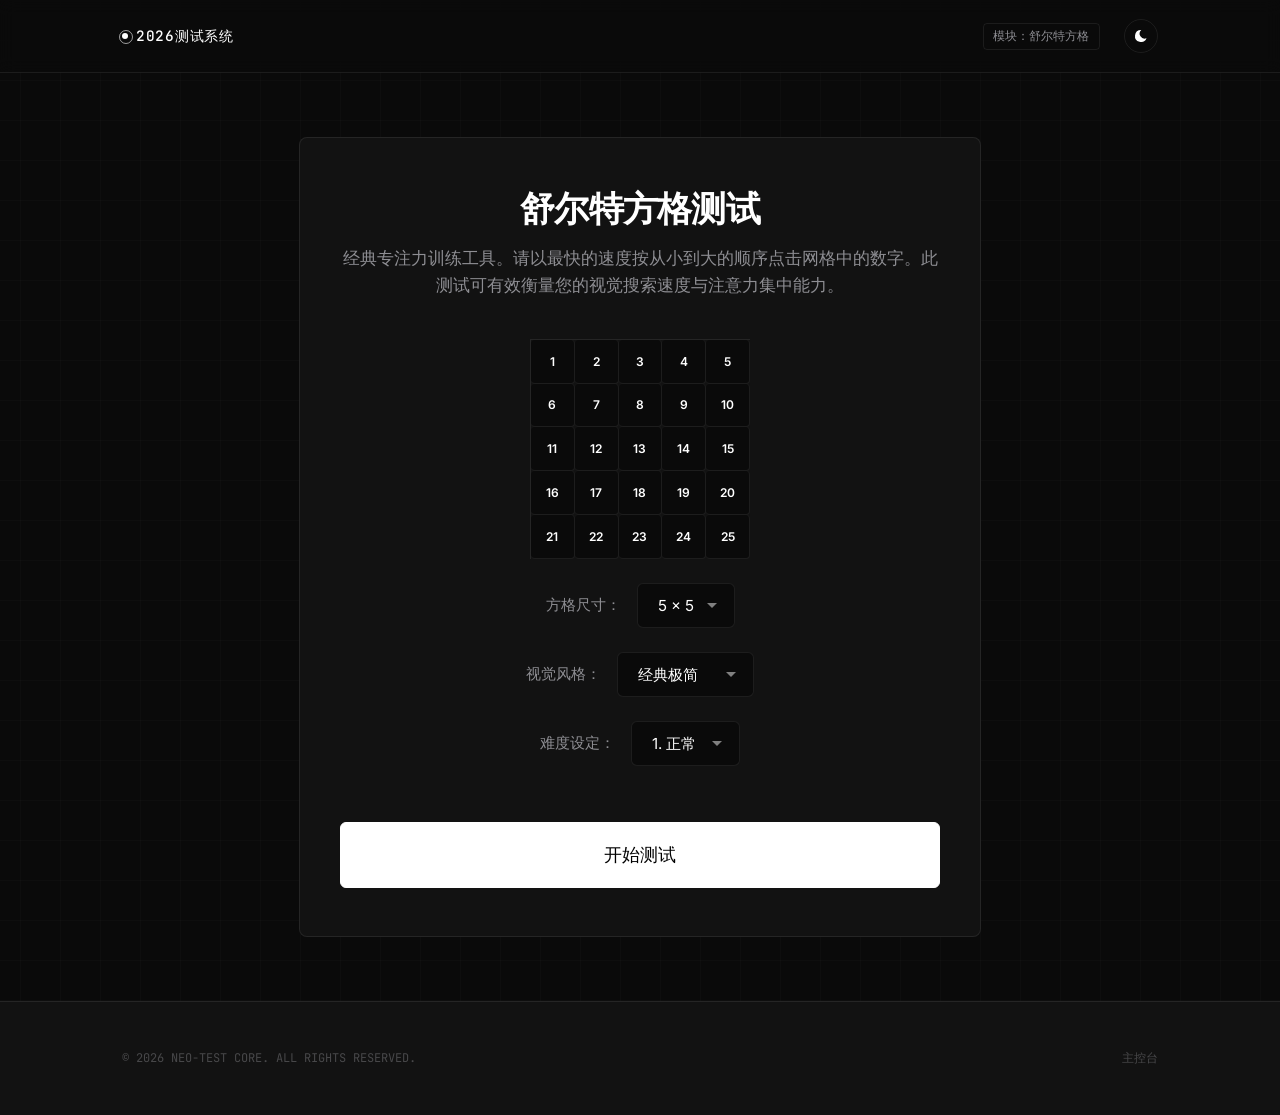
<file: ShultGrid/index.html>
<!DOCTYPE html>
<html lang="zh-CN" data-theme="dark">
<head>
  <meta charset="UTF-8">
  <meta name="viewport" content="width=device-width, initial-scale=1.0">
  
  <title>舒尔特方格测试 - 2026测试系统</title>
  <meta name="description" content="经典舒尔特方格测试，精确评估您的视觉搜索能力与注意力集中水平。">
  
  <!-- Fonts -->
  <link rel="preconnect" href="https://fonts.googleapis.com">
  <link rel="preconnect" href="https://fonts.gstatic.com" crossorigin>
  <link href="https://fonts.googleapis.com/css2?family=Inter:wght@300;400;500;600;700&family=JetBrains+Mono:wght@400;500&display=swap" rel="stylesheet">
  
  <!-- Shared Stylesheet -->
  <link rel="stylesheet" href="../index.css">
  
  <!-- Module Specific Styles -->
  <style>
    .module-wrapper {
      max-width: 800px;
      margin: 4rem auto;
      padding: 0 1.5rem;
    }
    
    .panel {
      background-color: var(--bg-secondary);
      border: 1px solid var(--border);
      border-radius: 8px;
      padding: 3rem 2.5rem;
      box-shadow: var(--shadow);
      transition: var(--transition-smooth);
    }
    
    /* Step 1: Welcome */
    .intro-header {
      text-align: center;
      margin-bottom: 2.5rem;
    }
    .intro-header h1 {
      font-size: 2.2rem;
      font-weight: 700;
      letter-spacing: -0.02em;
      margin-bottom: 0.75rem;
    }
    .intro-header p {
      color: var(--text-secondary);
      font-size: 1.05rem;
      line-height: 1.6;
      max-width: 600px;
      margin: 0 auto;
    }
    
    /* Step 2: Testing Interface */
    .test-stats-row {
      display: flex;
      justify-content: space-between;
      font-family: var(--font-mono);
      font-size: 1.1rem;
      color: var(--text-secondary);
      margin-bottom: 2rem;
      padding-bottom: 1rem;
      border-bottom: 1px dashed var(--border);
    }
    .history-val-highlight {
      color: var(--text-primary);
      font-weight: 600;
    }
    
    .grid-container {
      position: relative;
      width: 66vmin;
      height: 66vmin;
      max-width: 100%;
      margin: 0 auto 3rem auto;
      border-top: 1px solid var(--border);
      border-left: 1px solid var(--border);
    }
    
    .grid-cell {
      position: absolute;
      display: flex;
      justify-content: center;
      align-items: center;
      font-weight: 600;
      border-bottom: 1px solid var(--border);
      border-right: 1px solid var(--border);
      background-color: var(--bg-primary);
      border-radius: 0;
      cursor: pointer;
      user-select: none;
      transition: left 0.12s ease-out, top 0.12s ease-out, background-color 0.1s ease, border-color 0.1s ease;
      color: var(--text-primary);
      box-sizing: border-box;
    }
    
    .grid-cell:active {
      transform: scale(0.95);
    }
    
    .grid-cell:hover {
      border-color: var(--border-hover);
    }
    
    .grid-cell.wrong {
      animation: shake 0.25s ease;
    }
    
    @keyframes shake {
      0% { transform: translateX(0); }
      25% { transform: translateX(-4px); }
      50% { transform: translateX(4px); }
      75% { transform: translateX(-4px); }
      100% { transform: translateX(0); }
    }
    
    /* Preview Grid */
    #gridPreview {
      width: 220px !important;
      height: 220px !important;
      margin-top: 1.5rem !important;
      margin-bottom: 1.5rem !important;
      pointer-events: none; /* Disable interaction on preview */
    }
    #gridPreview .grid-cell {
      border-radius: 4px !important; /* Scale down border-radius for borderless style preview */
    }
    
    /* Preset Styles */
    .style-selector {
      margin: 1.5rem 0;
      display: flex;
      align-items: center;
      justify-content: center;
      gap: 1rem;
    }
    .custom-select {
      padding: 0.75rem 1.25rem;
      border-radius: 6px;
      background-color: var(--bg-primary);
      color: var(--text-primary);
      border: 1px solid var(--border);
      font-family: var(--font-sans);
      font-size: 0.95rem;
      cursor: pointer;
      outline: none;
      transition: var(--transition-fast);
      appearance: none;
      -webkit-appearance: none;
      background-image: url('data:image/svg+xml;utf8,<svg fill="gray" height="24" viewBox="0 0 24 24" width="24" xmlns="http://www.w3.org/2000/svg"><path d="M7 10l5 5 5-5z"/></svg>');
      background-repeat: no-repeat;
      background-position-x: calc(100% - 10px);
      background-position-y: center;
      padding-right: 2.5rem;
    }
    .custom-select:hover {
      border-color: var(--border-hover);
    }
    
    .style-green {
      border-color: #4caf50 !important;
    }
    .style-green .grid-cell {
      border-color: #4caf50 !important;
      background-color: rgba(76, 175, 80, 0.08) !important;
      color: #4caf50 !important;
    }

    .style-contrast {
      border-top: 3px solid var(--text-primary) !important;
      border-left: 3px solid var(--text-primary) !important;
    }
    .style-contrast .grid-cell {
      border-bottom: 3px solid var(--text-primary) !important;
      border-right: 3px solid var(--text-primary) !important;
      font-weight: 800 !important;
      font-family: var(--font-mono) !important;
    }

    .style-borderless {
      border: none !important;
    }
    .style-borderless .grid-cell {
      border: none !important;
      border-radius: 8px !important;
      background-color: var(--bg-primary) !important;
      box-shadow: 0 2px 8px rgba(0,0,0,0.1);
      width: calc(var(--cell-percent) - 8px) !important;
      height: calc(var(--cell-percent) - 8px) !important;
      margin: 4px;
    }
    [data-theme="dark"] .style-borderless .grid-cell {
      background-color: var(--bg-tertiary) !important;
      box-shadow: none;
    }

    /* Step 3: Result dashboard */
    .result-score-container {
      text-align: center;
      margin-bottom: 3rem;
      border-bottom: 1px solid var(--border);
      padding-bottom: 2.5rem;
    }
    .result-score-label {
      font-family: var(--font-mono);
      font-size: 0.85rem;
      letter-spacing: 0.1em;
      color: var(--text-secondary);
      margin-bottom: 0.5rem;
    }
    .result-score-val {
      font-size: 5.5rem;
      font-weight: 700;
      line-height: 1;
      letter-spacing: -0.03em;
      margin-bottom: 1rem;
      color: var(--text-primary);
      text-shadow: var(--glow);
    }
    .result-score-val span {
      font-size: 2rem;
      font-weight: 400;
      color: var(--text-secondary);
      margin-left: 0.2rem;
    }
    .result-class-badge {
      display: inline-block;
      border: 1px solid var(--text-primary);
      padding: 0.35rem 1rem;
      border-radius: 100px;
      font-size: 0.9rem;
      font-weight: 600;
      margin-bottom: 1.5rem;
    }
    .result-class-desc {
      color: var(--text-secondary);
      font-size: 1.05rem;
      line-height: 1.6;
      max-width: 550px;
      margin: 0 auto;
    }
    
    /* Views State Management */
    .view-step {
      display: none;
    }
    .view-step.active {
      display: block;
    }
    
    /* Responsive styling */
    @media (max-width: 600px) {
      .module-wrapper {
        margin: 2rem auto;
      }
      .panel {
        padding: 2rem 1.5rem;
      }
      .result-score-val {
        font-size: 4rem;
      }
    }
  </style>
</head>
<body>

  <!-- Header -->
  <header class="site-header">
    <div class="container header-inner">
      <a href="../index.html" class="logo">
        <span class="status-dot"></span>
        <span>2026测试系统</span>
      </a>
      <div class="header-controls">
        <span class="system-status">模块：舒尔特方格</span>
        <button class="theme-toggle" id="themeToggleBtn" aria-label="切换主题" title="切换黑白主题">
          <svg id="themeIcon" xmlns="http://www.w3.org/2000/svg" viewBox="0 0 24 24">
            <path d="M12 3c.132 0 .263 0 .393.007a7.5 7.5 0 0 0 7.92 12.446A9 9 0 1 1 12 2.992z"/>
          </svg>
        </button>
      </div>
    </div>
  </header>

  <!-- Main Container -->
  <main class="module-wrapper">
    <div class="panel">
      
      <!-- STEP 1: WELCOME SCREEN -->
      <div id="viewWelcome" class="view-step active">
        <div class="intro-header">
          <h1>舒尔特方格测试</h1>
          <p>经典专注力训练工具。请以最快的速度按从小到大的顺序点击网格中的数字。此测试可有效衡量您的视觉搜索速度与注意力集中能力。</p>
        </div>
        
        <!-- Style Preview -->
        <div id="gridPreview" class="grid-container style-classic"></div>
        
        <div class="style-selector">
          <label for="gridSizeSelect" style="color: var(--text-secondary); font-size: 0.95rem;">方格尺寸：</label>
          <select id="gridSizeSelect" class="custom-select">
            <option value="3">3 x 3</option>
            <option value="4">4 x 4</option>
            <option value="5" selected>5 x 5</option>
            <option value="6">6 x 6</option>
            <option value="7">7 x 7</option>
          </select>
        </div>

        <div class="style-selector">
          <label for="gridStyleSelect" style="color: var(--text-secondary); font-size: 0.95rem;">视觉风格：</label>
          <select id="gridStyleSelect" class="custom-select">
            <option value="style-classic">经典极简</option>
            <option value="style-green">专注护眼</option>
            <option value="style-contrast">高对比度</option>
            <option value="style-borderless">无边框浮空</option>
          </select>
        </div>
        
        <div class="style-selector" style="margin-bottom: 3.5rem;">
          <label for="gridDifficultySelect" style="color: var(--text-secondary); font-size: 0.95rem;">难度设定：</label>
          <select id="gridDifficultySelect" class="custom-select">
            <option value="normal">1. 正常</option>
            <option value="extreme">2. 极难</option>
            <option value="hard">3. 困难</option>
            <option value="easy">4. 简单</option>
            <option value="minimalist">5. 极简</option>
          </select>
        </div>
        
        <button class="btn btn-primary" style="width: 100%;" onclick="startTest()">开始测试</button>
      </div>

      <!-- STEP 2: ACTIVE TESTING SCREEN -->
      <div id="viewTesting" class="view-step">
        <div class="test-stats-row">
          <div>目标: <span id="lblTarget" class="history-val-highlight">1</span> / <span id="lblTargetTotal">25</span></div>
          <div>用时: <span id="lblTimer" class="history-val-highlight">0.00</span> 秒</div>
        </div>
        
        <div class="grid-container" id="gridContainer">
          <!-- Grid cells will be injected here by JS -->
        </div>
      </div>

      <!-- STEP 3: RESULTS SCREEN -->
      <div id="viewResults" class="view-step">
        <div class="result-score-container">
          <div class="result-score-label">您的完成时间</div>
          <div class="result-score-val" id="resTime">0.00<span>s</span></div>
          <div class="result-class-badge" id="resBadge">评分</div>
          <div class="result-class-desc" id="resDesc">描述文本</div>
        </div>
        
        <div style="margin-top: 3rem; display: flex; gap: 1rem;">
          <button class="btn btn-primary" style="flex: 1;" onclick="showView('viewWelcome')">再次挑战</button>
          <a href="../index.html" class="btn" style="flex: 1; text-decoration: none;">返回主控台</a>
        </div>
      </div>

    </div>
  </main>

  <!-- Footer -->
  <footer class="site-footer">
    <div class="container footer-inner">
      <div class="footer-left">
        <div>&copy; 2026 NEO-TEST CORE. ALL RIGHTS RESERVED.</div>
      </div>
      <div class="footer-right">
        <a href="../index.html" class="footer-link">主控台</a>
      </div>
    </div>
  </footer>

  <!-- Load Engine and Local Script -->
  <script src="engine.js"></script>
  <script>
    const engine = new ShultGridEngine();

    // Theme logic
    const htmlEl = document.documentElement;
    const themeBtn = document.getElementById('themeToggleBtn');
    const themeIcon = document.getElementById('themeIcon');
    
    const darkIconPath = "M12 3c.132 0 .263 0 .393.007a7.5 7.5 0 0 0 7.92 12.446A9 9 0 1 1 12 2.992z";
    const lightIconPath = "M12 18a6 6 0 1 1 0-12 6 6 0 0 1 0 12zm0-2a4 4 0 1 0 0-8 4 4 0 0 0 0 8zM11 1h2v3h-2V1zm0 19h2v3h-2v-3zM3.515 4.929l1.414-1.414 2.122 2.122-1.414 1.414-2.122-2.122zm14.142 14.142l1.414-1.414 2.122 2.122-1.414 1.414-2.122-2.122zM1 11h3v2H1v-2zm19 0h3v2h-3v-2zM3.515 19.071l2.122-2.122 1.414 1.414-2.122 2.122-1.414-1.414zm14.142-14.142l2.122-2.122 1.414 1.414-2.122 2.122-1.414-1.414z";

    const savedTheme = localStorage.getItem('theme') || 'dark';
    htmlEl.setAttribute('data-theme', savedTheme);
    updateThemeIcon(savedTheme);

    themeBtn.addEventListener('click', () => {
      const currentTheme = htmlEl.getAttribute('data-theme');
      const newTheme = currentTheme === 'dark' ? 'light' : 'dark';
      htmlEl.setAttribute('data-theme', newTheme);
      localStorage.setItem('theme', newTheme);
      updateThemeIcon(newTheme);
    });

    function updateThemeIcon(theme) {
      if (theme === 'dark') {
        themeIcon.setAttribute('viewBox', '0 0 24 24');
        themeIcon.innerHTML = `<path d="${darkIconPath}"/>`;
      } else {
        themeIcon.setAttribute('viewBox', '0 0 24 24');
        themeIcon.innerHTML = `<path d="${lightIconPath}"/>`;
      }
    }

    // View Routing
    function showView(viewId) {
      document.querySelectorAll('.view-step').forEach(v => v.classList.remove('active'));
      document.getElementById(viewId).classList.add('active');
    }

    // Setup Preview Grid
    const styleSelect = document.getElementById('gridStyleSelect');
    const sizeSelect = document.getElementById('gridSizeSelect');
    const previewContainer = document.getElementById('gridPreview');
    
    function updatePreview() {
      const size = parseInt(sizeSelect.value) || 5;
      const selectedClass = styleSelect.value;
      previewContainer.className = 'grid-container ' + selectedClass;
      
      // Update custom property for borderless calc() width/height
      const percent = 100 / size;
      previewContainer.style.setProperty('--cell-percent', percent + '%');
      
      let previewHTML = '';
      for(let i=0; i < size * size; i++) {
        let r = Math.floor(i / size);
        let c = i % size;
        let fontSize = (60 / size) + 'px';
        previewHTML += `<div class="grid-cell" style="width: ${percent}%; height: ${percent}%; left: ${c*percent}%; top: ${r*percent}%; font-size: ${fontSize};">${i+1}</div>`;
      }
      previewContainer.innerHTML = previewHTML;
    }

    styleSelect.addEventListener('change', updatePreview);
    sizeSelect.addEventListener('change', updatePreview);
    updatePreview();

    // Timer UI Update
    function updateTimerUI() {
      if (!engine.isFinished) {
        document.getElementById('lblTimer').textContent = engine.getTimeElapsed();
        requestAnimationFrame(updateTimerUI);
      }
    }

    // Start Game
    function startTest() {
      const difficulty = document.getElementById('gridDifficultySelect').value || 'normal';
      const size = parseInt(document.getElementById('gridSizeSelect').value) || 5;

      engine.init(difficulty, size);
      createGridDOM();
      
      document.getElementById('lblTarget').textContent = engine.currentNumber;
      document.getElementById('lblTargetTotal').textContent = size * size;
      
      showView('viewTesting');
      
      // Start immediately
      engine.start();
      requestAnimationFrame(updateTimerUI);
    }

    function createGridDOM() {
      const container = document.getElementById('gridContainer');
      container.innerHTML = '';
      
      const selectedStyle = document.getElementById('gridStyleSelect').value;
      container.className = 'grid-container ' + selectedStyle;
      
      const size = engine.size;
      const percent = 100 / size;
      container.style.setProperty('--cell-percent', percent + '%');
      
      engine.cells.forEach(cellState => {
        const el = document.createElement('div');
        el.className = 'grid-cell';
        el.style.width = percent + '%';
        el.style.height = percent + '%';
        el.style.fontSize = (30 / size) + 'vmin'; // Dynamic font size based on grid dimension
        
        el.onclick = () => onCellClick(cellState.id, el);
        container.appendChild(el);
        cellState.el = el;
      });

      updateGridDOM();
    }

    function updateGridDOM() {
      const percent = 100 / engine.size;
      engine.cells.forEach(c => {
        c.el.textContent = c.displayNum;
        c.el.style.left = (c.c * percent) + '%';
        c.el.style.top = (c.r * percent) + '%';
        c.el.style.zIndex = c.zIndex;
      });
    }

    // Handle Cell Click
    function onCellClick(id, el) {
      const result = engine.clickCell(id);
      
      if (result.status === 'correct') {
        updateGridDOM();
        document.getElementById('lblTarget').textContent = engine.currentNumber;
      } else if (result.status === 'finish') {
        updateGridDOM();
        showResults();
      } else if (result.status === 'wrong') {
        el.classList.remove('wrong');
        void el.offsetWidth; // trigger reflow
        el.classList.add('wrong');
      }
    }

    function showResults() {
      showView('viewResults');
      
      const finalTime = engine.getTimeElapsed();
      document.getElementById('resTime').innerHTML = `${finalTime}<span>s</span>`;
      
      const rating = engine.getRating(finalTime);
      document.getElementById('resBadge').textContent = rating.label;
      document.getElementById('resDesc').textContent = rating.desc;
    }
  </script>
</body>
</html>
</file>
<file: index.css>
/* Minimalist Monochrome Design System for 2026 Test Hub */

/* --- CSS Variables --- */
:root {
  --bg-primary: #0a0a0a;
  --bg-secondary: #121212;
  --bg-tertiary: #1a1a1a;
  --border: rgba(255, 255, 255, 0.08);
  --border-hover: rgba(255, 255, 255, 0.25);
  --text-primary: #ffffff;
  --text-secondary: #8e8e93;
  --text-tertiary: #48484a;
  --accent: #ffffff;
  --accent-inverse: #000000;
  --shadow: rgba(0, 0, 0, 0.6);
  --grid-color: rgba(255, 255, 255, 0.015);
  --pulse-color: rgba(255, 255, 255, 0.4);
  --glow: 0 0 20px rgba(255, 255, 255, 0.05);

  --font-sans: 'Inter', -apple-system, BlinkMacSystemFont, "Segoe UI", Roboto, sans-serif;
  --font-mono: 'JetBrains Mono', SFMono-Regular, Consolas, monospace;
  
  --transition-smooth: all 0.4s cubic-bezier(0.16, 1, 0.3, 1);
  --transition-fast: all 0.2s ease;
}

[data-theme="light"] {
  --bg-primary: #f5f5f7;
  --bg-secondary: #ffffff;
  --bg-tertiary: #e5e5ea;
  --border: rgba(0, 0, 0, 0.08);
  --border-hover: rgba(0, 0, 0, 0.25);
  --text-primary: #1c1c1e;
  --text-secondary: #8e8e93;
  --text-tertiary: #aeaeb2;
  --accent: #000000;
  --accent-inverse: #ffffff;
  --shadow: rgba(0, 0, 0, 0.05);
  --grid-color: rgba(0, 0, 0, 0.015);
  --pulse-color: rgba(0, 0, 0, 0.3);
  --glow: 0 0 20px rgba(0, 0, 0, 0.02);
}

/* --- Base Settings --- */
* {
  box-sizing: border-box;
  margin: 0;
  padding: 0;
}

html {
  font-size: 16px;
  scroll-behavior: smooth;
}

body {
  background-color: var(--bg-primary);
  color: var(--text-primary);
  font-family: var(--font-sans);
  min-height: 100vh;
  display: flex;
  flex-direction: column;
  justify-content: space-between;
  overflow-x: hidden;
  position: relative;
  transition: background-color 0.4s ease, color 0.4s ease;
  
  /* Grid Overlay Background */
  background-image: 
    linear-gradient(var(--grid-color) 1px, transparent 1px),
    linear-gradient(90deg, var(--grid-color) 1px, transparent 1px);
  background-size: 40px 40px;
  background-position: center top;
}

/* Scrollbar Customization */
::-webkit-scrollbar {
  width: 6px;
  height: 6px;
}
::-webkit-scrollbar-track {
  background: var(--bg-primary);
}
::-webkit-scrollbar-thumb {
  background: var(--text-tertiary);
  border-radius: 3px;
}
::-webkit-scrollbar-thumb:hover {
  background: var(--text-secondary);
}

/* --- Layout Container --- */
.container {
  width: 100%;
  max-width: 1100px;
  margin: 0 auto;
  padding: 0 2rem;
}

/* --- Header Section --- */
.site-header {
  border-bottom: 1px solid var(--border);
  backdrop-filter: blur(8px);
  -webkit-backdrop-filter: blur(8px);
  position: sticky;
  top: 0;
  z-index: 100;
  background-color: rgba(10, 10, 10, 0.7);
  transition: border-color 0.4s ease, background-color 0.4s ease;
}

[data-theme="light"] .site-header {
  background-color: rgba(245, 245, 247, 0.7);
}

.header-inner {
  display: flex;
  justify-content: space-between;
  align-items: center;
  height: 4.5rem;
}

.logo {
  font-family: var(--font-mono);
  font-weight: 500;
  font-size: 0.9rem;
  letter-spacing: 0.05em;
  text-decoration: none;
  color: var(--text-primary);
  display: flex;
  align-items: center;
  gap: 0.5rem;
}

.status-dot {
  width: 6px;
  height: 6px;
  background-color: var(--text-primary);
  border-radius: 50%;
  position: relative;
  display: inline-block;
}

.status-dot::after {
  content: '';
  position: absolute;
  top: -3px;
  left: -3px;
  width: 12px;
  height: 12px;
  border: 1px solid var(--text-primary);
  border-radius: 50%;
  animation: pulse-ring 2s infinite cubic-bezier(0.215, 0.61, 0.355, 1);
  opacity: 0.6;
}

@keyframes pulse-ring {
  0% { transform: scale(0.5); opacity: 1; }
  100% { transform: scale(1.8); opacity: 0; }
}

.header-controls {
  display: flex;
  align-items: center;
  gap: 1.5rem;
}

.system-status {
  font-family: var(--font-mono);
  font-size: 0.75rem;
  color: var(--text-secondary);
  border: 1px solid var(--border);
  padding: 0.25rem 0.6rem;
  border-radius: 4px;
}

.theme-toggle {
  background: none;
  border: 1px solid var(--border);
  color: var(--text-primary);
  cursor: pointer;
  padding: 0.5rem;
  border-radius: 50%;
  display: flex;
  align-items: center;
  justify-content: center;
  transition: var(--transition-fast);
}

.theme-toggle:hover {
  background-color: var(--bg-tertiary);
  border-color: var(--border-hover);
}

.theme-toggle svg {
  width: 16px;
  height: 16px;
  fill: currentColor;
}

/* --- Hero Section --- */
.hero {
  padding: 5rem 0 3rem 0;
  text-align: left;
}

.hero-tagline {
  font-family: var(--font-mono);
  font-size: 0.8rem;
  text-transform: uppercase;
  letter-spacing: 0.2em;
  color: var(--text-secondary);
  margin-bottom: 1rem;
  display: flex;
  align-items: center;
  gap: 0.5rem;
}

.hero h1 {
  font-size: 3rem;
  font-weight: 700;
  letter-spacing: -0.02em;
  line-height: 1.1;
  margin-bottom: 1.5rem;
  color: var(--text-primary);
}

.hero p {
  font-size: 1.15rem;
  line-height: 1.6;
  max-width: 650px;
  color: var(--text-secondary);
  font-weight: 300;
}

/* --- Metrics Grid --- */
.metrics-row {
  display: grid;
  grid-template-columns: repeat(3, 1fr);
  gap: 1.5rem;
  margin-bottom: 4rem;
  border-top: 1px solid var(--border);
  border-bottom: 1px solid var(--border);
  padding: 2rem 0;
}

.metric-item {
  display: flex;
  flex-direction: column;
  gap: 0.5rem;
}

.metric-num {
  font-family: var(--font-mono);
  font-size: 0.75rem;
  color: var(--text-tertiary);
}

.metric-label {
  font-size: 0.85rem;
  font-weight: 500;
  color: var(--text-primary);
}

.metric-val {
  font-family: var(--font-mono);
  font-size: 1.25rem;
  font-weight: 500;
  color: var(--text-primary);
}

/* --- Test Cards Grid --- */
.section-title-bar {
  display: flex;
  justify-content: space-between;
  align-items: baseline;
  margin-bottom: 2rem;
  border-bottom: 1px solid var(--border);
  padding-bottom: 0.75rem;
}

.section-title-bar h2 {
  font-size: 1.25rem;
  font-weight: 500;
  letter-spacing: -0.01em;
}

.section-title-bar .count {
  font-family: var(--font-mono);
  font-size: 0.8rem;
  color: var(--text-secondary);
}

.test-grid {
  display: grid;
  grid-template-columns: repeat(3, 1fr);
  gap: 1.5rem;
  margin-bottom: 5rem;
}

.test-card {
  background-color: var(--bg-secondary);
  border: 1px solid var(--border);
  border-radius: 8px;
  padding: 2.25rem 2rem;
  display: flex;
  flex-direction: column;
  justify-content: space-between;
  min-height: 320px;
  transition: var(--transition-smooth);
  box-shadow: var(--shadow);
  text-decoration: none;
  color: inherit;
  position: relative;
  overflow: hidden;
}

.test-card::before {
  content: '';
  position: absolute;
  top: 0;
  left: 0;
  width: 100%;
  height: 2px;
  background-color: var(--accent);
  transform: scaleX(0);
  transform-origin: left;
  transition: var(--transition-smooth);
}

.test-card:hover {
  transform: translateY(-4px);
  border-color: var(--border-hover);
  box-shadow: var(--glow);
}

.test-card:hover::before {
  transform: scaleX(1);
}

.card-header {
  display: flex;
  justify-content: space-between;
  align-items: flex-start;
  margin-bottom: 2rem;
}

.card-icon {
  width: 42px;
  height: 42px;
  border: 1px solid var(--border);
  border-radius: 6px;
  display: flex;
  align-items: center;
  justify-content: center;
  background-color: var(--bg-primary);
  color: var(--text-primary);
  transition: var(--transition-smooth);
}

.test-card:hover .card-icon {
  border-color: var(--text-primary);
  background-color: var(--text-primary);
  color: var(--accent-inverse);
}

.card-icon svg {
  width: 20px;
  height: 20px;
  fill: none;
  stroke: currentColor;
  stroke-width: 1.5;
}

.badge {
  font-family: var(--font-mono);
  font-size: 0.7rem;
  padding: 0.25rem 0.6rem;
  border-radius: 100px;
  border: 1px solid var(--border);
  background-color: var(--bg-primary);
  color: var(--text-secondary);
  letter-spacing: 0.02em;
  transition: var(--transition-fast);
}

.badge.dev {
  border-color: var(--text-tertiary);
  color: var(--text-secondary);
  font-style: italic;
}

.test-card:hover .badge {
  border-color: var(--text-secondary);
  color: var(--text-primary);
}

.card-body {
  margin-bottom: 2rem;
}

.card-abbr {
  font-family: var(--font-mono);
  font-size: 0.75rem;
  letter-spacing: 0.1em;
  color: var(--text-secondary);
  margin-bottom: 0.5rem;
}

.card-body h3 {
  font-size: 1.3rem;
  font-weight: 600;
  margin-bottom: 0.75rem;
  color: var(--text-primary);
  letter-spacing: -0.01em;
}

.card-body p {
  font-size: 0.9rem;
  line-height: 1.5;
  color: var(--text-secondary);
}

.card-footer {
  display: flex;
  justify-content: space-between;
  align-items: center;
  border-top: 1px solid var(--border);
  padding-top: 1.25rem;
  font-family: var(--font-mono);
  font-size: 0.8rem;
  color: var(--text-secondary);
}

.card-meta-info {
  display: flex;
  gap: 1rem;
}

.action-link {
  display: flex;
  align-items: center;
  gap: 0.25rem;
  color: var(--text-primary);
  font-weight: 500;
  transition: var(--transition-fast);
}

.action-link svg {
  width: 14px;
  height: 14px;
  stroke: currentColor;
  stroke-width: 2;
  transition: transform 0.2s ease;
}

.test-card:hover .action-link svg {
  transform: translateX(3px);
}

/* --- Terminal Console (Mock System Logs) --- */
.terminal-section {
  margin-bottom: 5rem;
}

.terminal-window {
  background-color: var(--bg-secondary);
  border: 1px solid var(--border);
  border-radius: 8px;
  overflow: hidden;
  box-shadow: var(--shadow);
}

.terminal-header {
  background-color: var(--bg-tertiary);
  padding: 0.75rem 1.25rem;
  display: flex;
  justify-content: space-between;
  align-items: center;
  border-bottom: 1px solid var(--border);
}

.terminal-buttons {
  display: flex;
  gap: 0.35rem;
}

.term-btn {
  width: 8px;
  height: 8px;
  border-radius: 50%;
  background-color: var(--text-tertiary);
}

.terminal-title {
  font-family: var(--font-mono);
  font-size: 0.7rem;
  color: var(--text-secondary);
  letter-spacing: 0.05em;
  text-transform: uppercase;
}

.terminal-body {
  padding: 1.5rem;
  font-family: var(--font-mono);
  font-size: 0.8rem;
  line-height: 1.6;
  color: var(--text-secondary);
  min-height: 180px;
  max-height: 250px;
  overflow-y: auto;
}

.term-line {
  margin-bottom: 0.5rem;
  white-space: pre-wrap;
}

.term-line.system {
  color: var(--text-primary);
}

.term-line.prompt::before {
  content: "$ ";
  color: var(--text-tertiary);
}

.cursor-blink {
  display: inline-block;
  width: 6px;
  height: 12px;
  background-color: var(--text-primary);
  animation: blink 1s step-end infinite;
  vertical-align: middle;
  margin-left: 2px;
}

@keyframes blink {
  from, to { background-color: transparent }
  50% { background-color: var(--text-primary) }
}

/* --- Footer Section --- */
.site-footer {
  border-top: 1px solid var(--border);
  padding: 3rem 0;
  background-color: var(--bg-secondary);
  font-family: var(--font-mono);
  font-size: 0.75rem;
  color: var(--text-tertiary);
}

.footer-inner {
  display: flex;
  justify-content: space-between;
  align-items: center;
  flex-wrap: wrap;
  gap: 1.5rem;
}

.footer-left {
  display: flex;
  flex-direction: column;
  gap: 0.5rem;
}

.footer-right {
  display: flex;
  gap: 2rem;
}

.footer-link {
  color: var(--text-tertiary);
  text-decoration: none;
  transition: var(--transition-fast);
}

.footer-link:hover {
  color: var(--text-primary);
}

/* --- Responsive Adaptations --- */

/* Tablet & Medium Screen */
@media (max-width: 900px) {
  html {
    font-size: 15px;
  }
  
  .hero h1 {
    font-size: 2.5rem;
  }
  
  .test-grid {
    grid-template-columns: repeat(2, 1fr);
  }
}

/* Mobile Screen */
@media (max-width: 600px) {
  html {
    font-size: 14px;
  }
  
  .container {
    padding: 0 1.5rem;
  }
  
  .site-header {
    position: relative;
  }
  
  .header-inner {
    height: 4rem;
  }
  
  .system-status {
    display: none; /* Hide status text on very small screens to save space */
  }
  
  .hero {
    padding: 3rem 0 2rem 0;
  }
  
  .hero h1 {
    font-size: 2.2rem;
  }
  
  .metrics-row {
    grid-template-columns: 1fr;
    gap: 1rem;
    padding: 1.5rem 0;
    margin-bottom: 2.5rem;
  }
  
  .metric-item {
    flex-direction: row;
    justify-content: space-between;
    align-items: center;
    border-bottom: 1px dotted var(--border);
    padding-bottom: 0.5rem;
  }
  
  .metric-item:last-child {
    border-bottom: none;
    padding-bottom: 0;
  }
  
  .metric-num {
    display: none;
  }
  
  .test-grid {
    grid-template-columns: 1fr;
    gap: 1.25rem;
    margin-bottom: 3rem;
  }
  
  .test-card {
    min-height: auto;
    padding: 1.75rem;
  }
  
  .card-header {
    margin-bottom: 1.5rem;
  }
  
  .card-body {
    margin-bottom: 1.5rem;
  }
  
  .terminal-section {
    margin-bottom: 3rem;
  }
  
  .footer-inner {
    flex-direction: column;
    align-items: flex-start;
    gap: 1rem;
  }
  
  .footer-right {
    gap: 1.5rem;
  }
}

/* --- Buttons --- */
.btn {
  font-family: var(--font-sans);
  font-weight: 500;
  font-size: 1.1rem;
  padding: 1.25rem;
  border-radius: 6px;
  cursor: pointer;
  text-align: center;
  transition: var(--transition-smooth);
  border: 1px solid var(--text-primary);
  background-color: transparent;
  color: var(--text-primary);
  outline: none;
  display: inline-block;
  text-decoration: none;
  box-sizing: border-box;
}
.btn:hover {
  background-color: var(--text-primary);
  color: var(--accent-inverse);
}
.btn-primary {
  background-color: var(--text-primary);
  color: var(--accent-inverse);
}
.btn-primary:hover {
  background-color: transparent;
  color: var(--text-primary);
}
</file>
